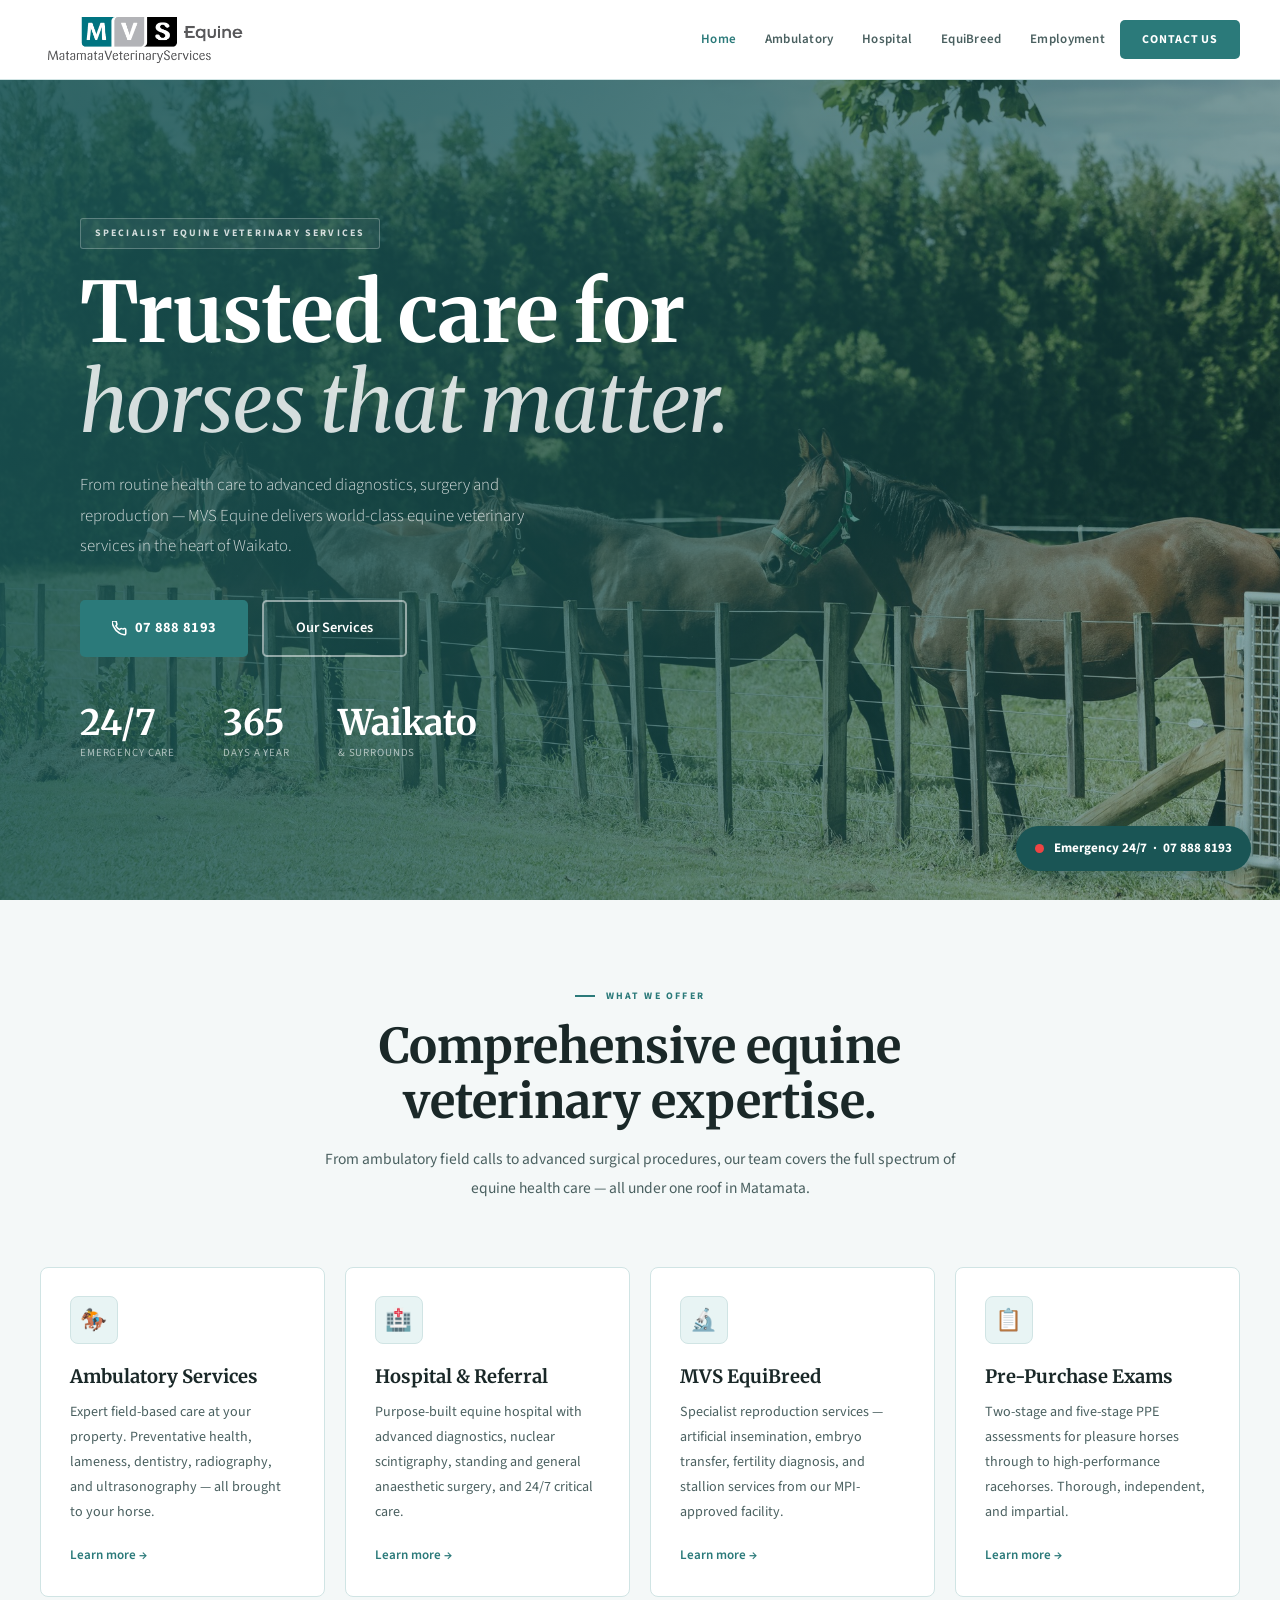
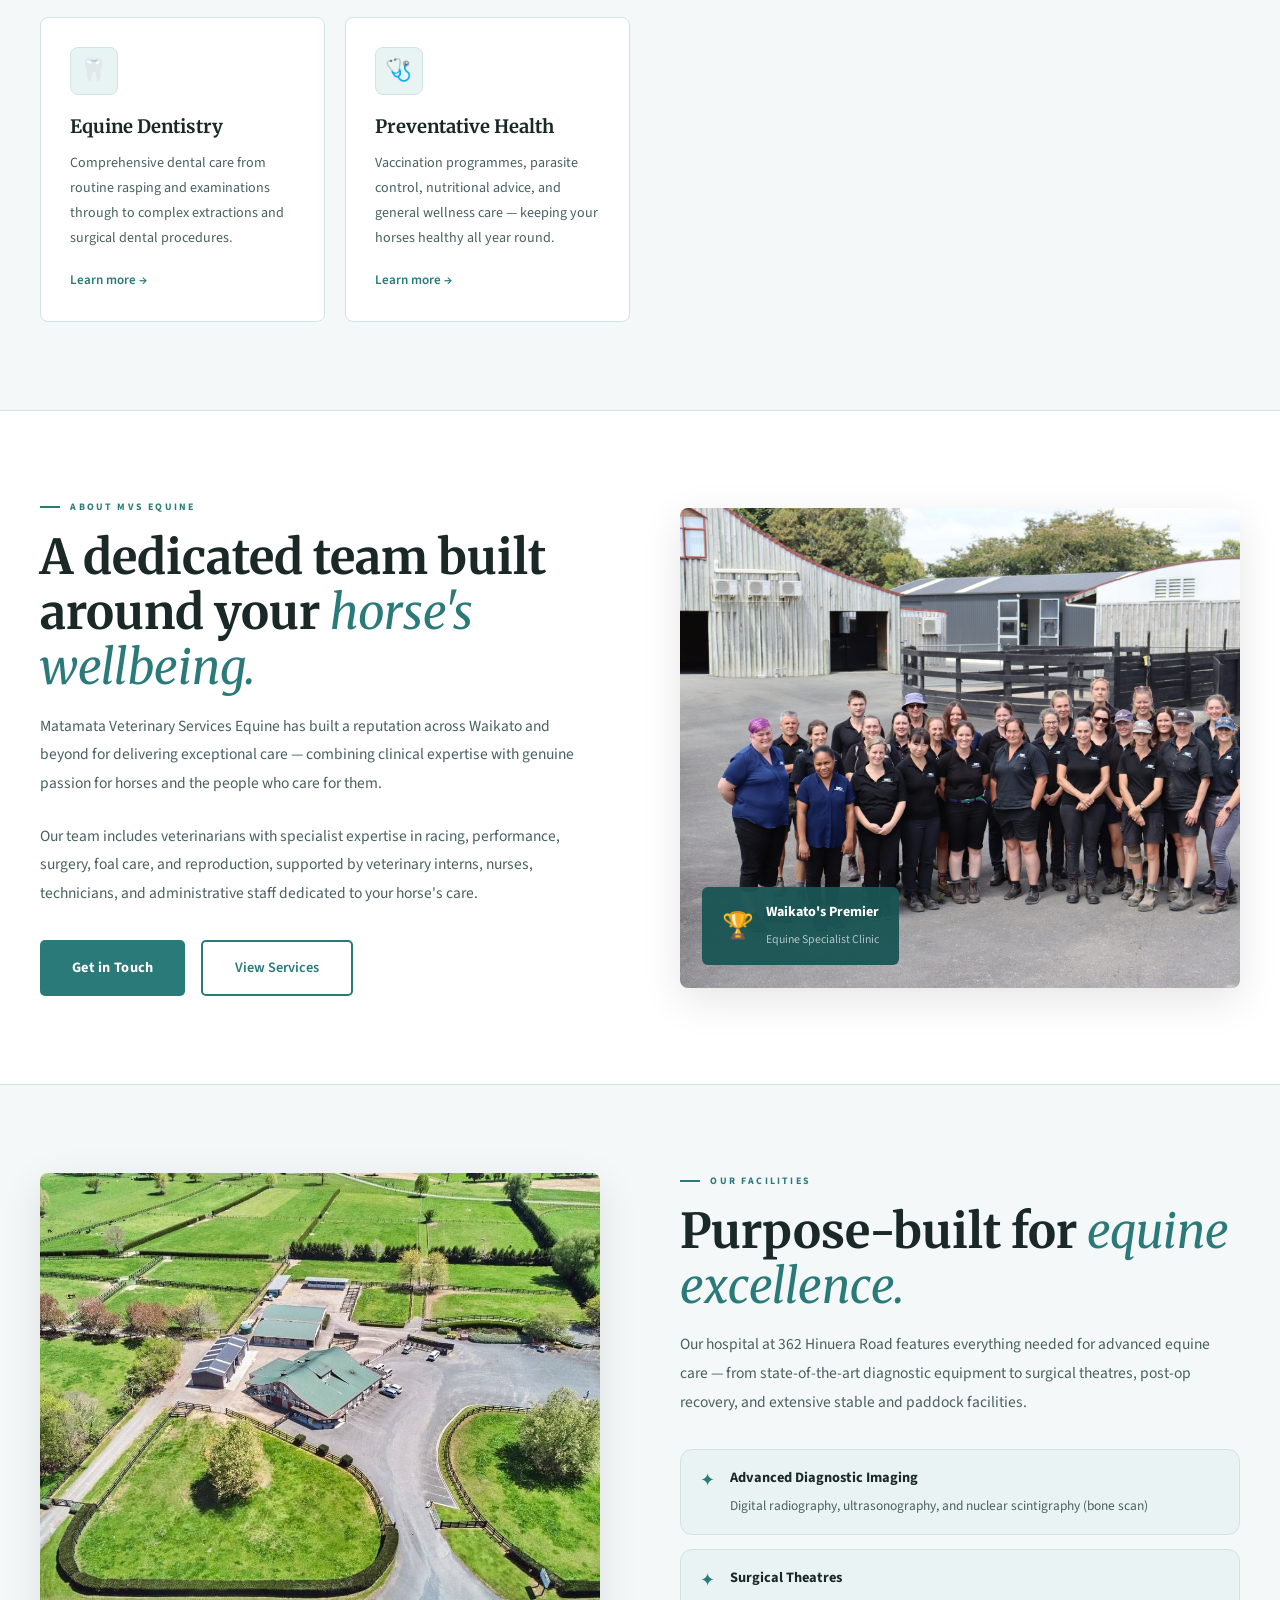
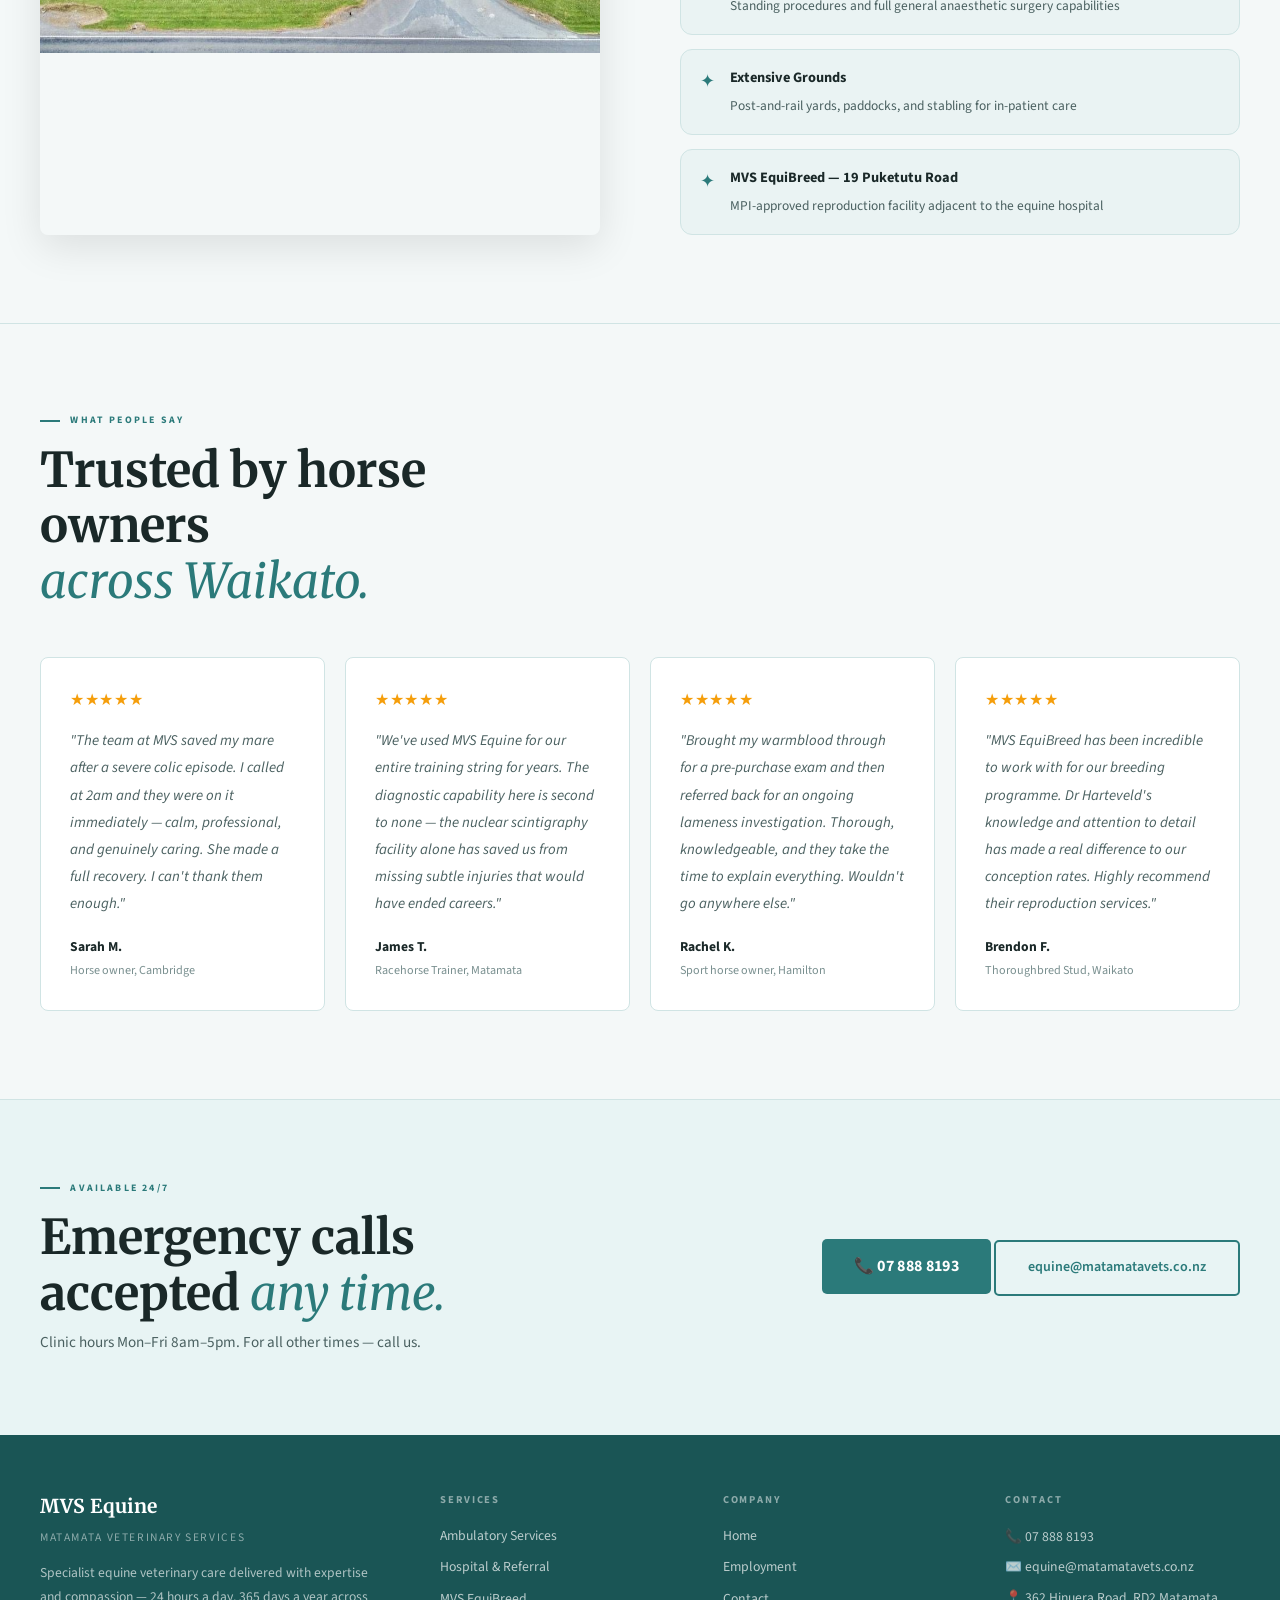
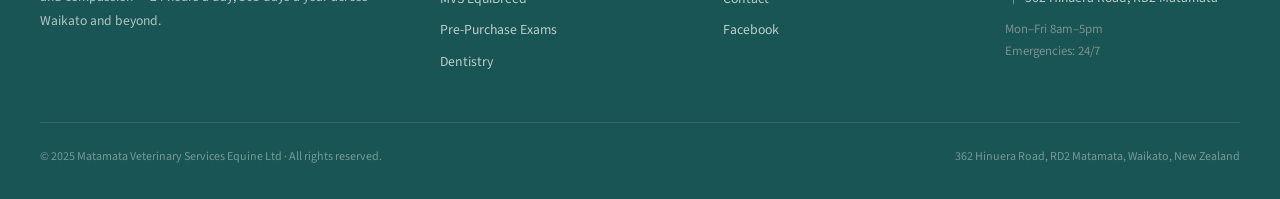
<file: index.html>
<!DOCTYPE html>
<html lang="en">
<head>
<meta charset="UTF-8">
<link rel="icon" type="image/jpeg" href="logo-dark.jpg">
<meta name="viewport" content="width=device-width, initial-scale=1.0">
<title>MVS Equine — Specialist Equine Veterinary Services, Matamata</title>
<meta name="description" content="Specialist equine veterinary care in Matamata, Waikato. Ambulatory services, hospital & referral care, reproduction, surgery and diagnostics. 24/7 emergency. 07 888 8193.">
<link rel="preconnect" href="https://fonts.googleapis.com">
<link rel="preconnect" href="https://fonts.gstatic.com" crossorigin>
<link rel="stylesheet" href="styles.css">
</head>
<body>

<nav id="nav">
  <a href="index.html" class="nav-logo">
    <img src="logo-dark.jpg" alt="MVS Equine" class="nav-logo-img">
  </a>
  <div class="nav-links">
    <a href="index.html" class="active">Home</a>
    <a href="ambulatory.html">Ambulatory</a>
    <a href="hospital.html">Hospital</a>
    <a href="equibreed.html">EquiBreed</a>
    <a href="employment.html">Employment</a>
    <a href="contact.html" class="nav-cta">Contact Us</a>
  </div>
  <div class="hamburger" onclick="toggleMenu()" id="hamburger"><span></span><span></span><span></span></div>
</nav>
<div class="mobile-menu" id="mobileMenu">
  <a href="index.html" onclick="toggleMenu()">Home</a>
  <a href="ambulatory.html" onclick="toggleMenu()">Ambulatory Services</a>
  <a href="hospital.html" onclick="toggleMenu()">Hospital & Referral</a>
  <a href="equibreed.html" onclick="toggleMenu()">MVS EquiBreed</a>
  <a href="employment.html" onclick="toggleMenu()">Employment</a>
  <a href="contact.html" onclick="toggleMenu()">Contact Us</a>
</div>

<!-- HERO -->
<section class="hero">
  <div class="hero-bg" style="background-image:url('horses-hero.jpg')"></div>
  <div class="hero-overlay"></div>
  <div class="hero-overlay2"></div>
  <div class="hero-content">
    <div class="hero-eyebrow">Specialist Equine Veterinary Services</div>
    <h1>Trusted care for<br><em>horses that matter.</em></h1>
    <p class="hero-sub">From routine health care to advanced diagnostics, surgery and reproduction — MVS Equine delivers world-class equine veterinary services in the heart of Waikato.</p>
    <div class="hero-btns">
      <a href="contact.html" class="btn-primary">
        <svg width="15" height="15" viewBox="0 0 24 24" fill="none" stroke="currentColor" stroke-width="2.5" stroke-linecap="round" stroke-linejoin="round"><path d="M22 16.92v3a2 2 0 01-2.18 2 19.79 19.79 0 01-8.63-3.07A19.5 19.5 0 013.07 9.81 19.79 19.79 0 010 1.18 2 2 0 012 0h3a2 2 0 012 1.72 12.84 12.84 0 00.7 2.81 2 2 0 01-.45 2.11L6.09 7.91a16 16 0 006 6l1.27-1.27a2 2 0 012.11-.45 12.84 12.84 0 002.81.7A2 2 0 0122 14z"/></svg>
        07 888 8193
      </a>
      <a href="ambulatory.html" class="btn-ghost">Our Services</a>
    </div>
    <div class="hero-stats">
      <div>
        <div class="stat-num">24/7</div>
        <div class="stat-label">Emergency Care</div>
      </div>
      <div>
        <div class="stat-num">365</div>
        <div class="stat-label">Days a Year</div>
      </div>
      <div>
        <div class="stat-num">Waikato</div>
        <div class="stat-label">& Surrounds</div>
      </div>
    </div>
  </div>
</section>

<!-- SERVICES OVERVIEW -->
<section style="background:var(--bg2)">
  <div class="section-inner">
    <div class="reveal" style="text-align:center;max-width:640px;margin:0 auto 4rem">
      <p class="eyebrow" style="justify-content:center">What We Offer</p>
      <h2>Comprehensive equine<br>veterinary expertise.</h2>
      <p class="section-body" style="max-width:100%;text-align:center;margin:0 auto">From ambulatory field calls to advanced surgical procedures, our team covers the full spectrum of equine health care — all under one roof in Matamata.</p>
    </div>
    <div style="display:grid;grid-template-columns:repeat(auto-fit,minmax(240px,1fr));gap:1.25rem">
      <div class="card reveal">
        <div class="card-icon">🏇</div>
        <div class="card-title">Ambulatory Services</div>
        <p class="card-body">Expert field-based care at your property. Preventative health, lameness, dentistry, radiography, and ultrasonography — all brought to your horse.</p>
        <a href="ambulatory.html" style="display:inline-flex;align-items:center;gap:.4rem;font-size:.82rem;font-weight:600;color:var(--teal);margin-top:1.2rem;transition:gap .2s">Learn more →</a>
      </div>
      <div class="card reveal">
        <div class="card-icon">🏥</div>
        <div class="card-title">Hospital & Referral</div>
        <p class="card-body">Purpose-built equine hospital with advanced diagnostics, nuclear scintigraphy, standing and general anaesthetic surgery, and 24/7 critical care.</p>
        <a href="hospital.html" style="display:inline-flex;align-items:center;gap:.4rem;font-size:.82rem;font-weight:600;color:var(--teal);margin-top:1.2rem">Learn more →</a>
      </div>
      <div class="card reveal">
        <div class="card-icon">🔬</div>
        <div class="card-title">MVS EquiBreed</div>
        <p class="card-body">Specialist reproduction services — artificial insemination, embryo transfer, fertility diagnosis, and stallion services from our MPI-approved facility.</p>
        <a href="equibreed.html" style="display:inline-flex;align-items:center;gap:.4rem;font-size:.82rem;font-weight:600;color:var(--teal);margin-top:1.2rem">Learn more →</a>
      </div>
      <div class="card reveal">
        <div class="card-icon">📋</div>
        <div class="card-title">Pre-Purchase Exams</div>
        <p class="card-body">Two-stage and five-stage PPE assessments for pleasure horses through to high-performance racehorses. Thorough, independent, and impartial.</p>
        <a href="ambulatory.html" style="display:inline-flex;align-items:center;gap:.4rem;font-size:.82rem;font-weight:600;color:var(--teal);margin-top:1.2rem">Learn more →</a>
      </div>
      <div class="card reveal">
        <div class="card-icon">🦷</div>
        <div class="card-title">Equine Dentistry</div>
        <p class="card-body">Comprehensive dental care from routine rasping and examinations through to complex extractions and surgical dental procedures.</p>
        <a href="ambulatory.html" style="display:inline-flex;align-items:center;gap:.4rem;font-size:.82rem;font-weight:600;color:var(--teal);margin-top:1.2rem">Learn more →</a>
      </div>
      <div class="card reveal">
        <div class="card-icon">🩺</div>
        <div class="card-title">Preventative Health</div>
        <p class="card-body">Vaccination programmes, parasite control, nutritional advice, and general wellness care — keeping your horses healthy all year round.</p>
        <a href="ambulatory.html" style="display:inline-flex;align-items:center;gap:.4rem;font-size:.82rem;font-weight:600;color:var(--teal);margin-top:1.2rem">Learn more →</a>
      </div>
    </div>
  </div>
</section>

<hr class="divider">

<!-- ABOUT SPLIT -->
<section>
  <div class="section-inner">
    <div class="split">
      <div class="reveal">
        <p class="eyebrow">About MVS Equine</p>
        <h2>A dedicated team built around your <em>horse's wellbeing.</em></h2>
        <p class="section-body" style="margin-bottom:1.5rem">Matamata Veterinary Services Equine has built a reputation across Waikato and beyond for delivering exceptional care — combining clinical expertise with genuine passion for horses and the people who care for them.</p>
        <p class="section-body" style="margin-bottom:2rem">Our team includes veterinarians with specialist expertise in racing, performance, surgery, foal care, and reproduction, supported by veterinary interns, nurses, technicians, and administrative staff dedicated to your horse's care.</p>
        <div style="display:flex;flex-wrap:wrap;gap:1rem">
          <a href="contact.html" class="btn-primary">Get in Touch</a>
          <a href="ambulatory.html" class="btn-ghost-teal">View Services</a>
        </div>
      </div>
      <div class="split-img reveal">
        <img src="staff.jpg" alt="Equine veterinary care at MVS">
        <div class="split-img-badge">
          <div class="split-badge-icon">🏆</div>
          <div class="split-badge-text">
            <strong>Waikato's Premier</strong>
            <span>Equine Specialist Clinic</span>
          </div>
        </div>
      </div>
    </div>
  </div>
</section>

<hr class="divider">

<!-- FACILITIES -->
<section style="background:var(--bg2)">
  <div class="section-inner">
    <div class="grid-2" style="gap:5rem">
      <div class="split-img reveal">
        <img src="facilities.avif" alt="MVS Equine hospital facilities">
      </div>
      <div class="reveal">
        <p class="eyebrow">Our Facilities</p>
        <h2>Purpose-built for <em>equine excellence.</em></h2>
        <p class="section-body" style="margin-bottom:2rem">Our hospital at 362 Hinuera Road features everything needed for advanced equine care — from state-of-the-art diagnostic equipment to surgical theatres, post-op recovery, and extensive stable and paddock facilities.</p>
        <div style="display:flex;flex-direction:column;gap:.85rem">
          <div style="display:flex;align-items:flex-start;gap:.9rem;padding:1rem 1.2rem;background:var(--bg3);border:1px solid var(--border);border-radius:12px">
            <span style="color:var(--teal);font-size:1.1rem;margin-top:.05rem">✦</span>
            <div>
              <strong style="font-size:.9rem;color:var(--text);display:block;margin-bottom:.15rem">Advanced Diagnostic Imaging</strong>
              <span style="font-size:.84rem;color:var(--body)">Digital radiography, ultrasonography, and nuclear scintigraphy (bone scan)</span>
            </div>
          </div>
          <div style="display:flex;align-items:flex-start;gap:.9rem;padding:1rem 1.2rem;background:var(--bg3);border:1px solid var(--border);border-radius:12px">
            <span style="color:var(--teal);font-size:1.1rem;margin-top:.05rem">✦</span>
            <div>
              <strong style="font-size:.9rem;color:var(--text);display:block;margin-bottom:.15rem">Surgical Theatres</strong>
              <span style="font-size:.84rem;color:var(--body)">Standing procedures and full general anaesthetic surgery capabilities</span>
            </div>
          </div>
          <div style="display:flex;align-items:flex-start;gap:.9rem;padding:1rem 1.2rem;background:var(--bg3);border:1px solid var(--border);border-radius:12px">
            <span style="color:var(--teal);font-size:1.1rem;margin-top:.05rem">✦</span>
            <div>
              <strong style="font-size:.9rem;color:var(--text);display:block;margin-bottom:.15rem">Extensive Grounds</strong>
              <span style="font-size:.84rem;color:var(--body)">Post-and-rail yards, paddocks, and stabling for in-patient care</span>
            </div>
          </div>
          <div style="display:flex;align-items:flex-start;gap:.9rem;padding:1rem 1.2rem;background:var(--bg3);border:1px solid var(--border);border-radius:12px">
            <span style="color:var(--teal);font-size:1.1rem;margin-top:.05rem">✦</span>
            <div>
              <strong style="font-size:.9rem;color:var(--text);display:block;margin-bottom:.15rem">MVS EquiBreed — 19 Puketutu Road</strong>
              <span style="font-size:.84rem;color:var(--body)">MPI-approved reproduction facility adjacent to the equine hospital</span>
            </div>
          </div>
        </div>
      </div>
    </div>
  </div>
</section>

<hr class="divider">

<!-- TESTIMONIALS -->
<section style="background:var(--bg2)">
  <div class="section-inner">
    <div class="reveal" style="max-width:560px;margin-bottom:3rem">
      <p class="eyebrow">What People Say</p>
      <h2>Trusted by horse owners<br><em>across Waikato.</em></h2>
    </div>
    <div style="display:grid;grid-template-columns:repeat(auto-fit,minmax(280px,1fr));gap:1.25rem">
      <div class="review-card reveal">
        <div class="review-stars">★★★★★</div>
        <p class="review-text">"The team at MVS saved my mare after a severe colic episode. I called at 2am and they were on it immediately — calm, professional, and genuinely caring. She made a full recovery. I can't thank them enough."</p>
        <div class="review-author">Sarah M.</div>
        <div class="review-role">Horse owner, Cambridge</div>
      </div>
      <div class="review-card reveal">
        <div class="review-stars">★★★★★</div>
        <p class="review-text">"We've used MVS Equine for our entire training string for years. The diagnostic capability here is second to none — the nuclear scintigraphy facility alone has saved us from missing subtle injuries that would have ended careers."</p>
        <div class="review-author">James T.</div>
        <div class="review-role">Racehorse Trainer, Matamata</div>
      </div>
      <div class="review-card reveal">
        <div class="review-stars">★★★★★</div>
        <p class="review-text">"Brought my warmblood through for a pre-purchase exam and then referred back for an ongoing lameness investigation. Thorough, knowledgeable, and they take the time to explain everything. Wouldn't go anywhere else."</p>
        <div class="review-author">Rachel K.</div>
        <div class="review-role">Sport horse owner, Hamilton</div>
      </div>
      <div class="review-card reveal">
        <div class="review-stars">★★★★★</div>
        <p class="review-text">"MVS EquiBreed has been incredible to work with for our breeding programme. Dr Harteveld's knowledge and attention to detail has made a real difference to our conception rates. Highly recommend their reproduction services."</p>
        <div class="review-author">Brendon F.</div>
        <div class="review-role">Thoroughbred Stud, Waikato</div>
      </div>
    </div>
  </div>
</section>

<hr class="divider">

<!-- CTA BAND -->
<section style="padding:5rem 2.5rem;background:var(--tealXlt)">
  <div class="section-inner cta-grid">
    <div class="reveal">
      <p class="eyebrow">Available 24/7</p>
      <h2 style="margin-bottom:.6rem">Emergency calls<br>accepted <em>any time.</em></h2>
      <p style="font-size:.95rem;color:var(--body)">Clinic hours Mon–Fri 8am–5pm. For all other times — call us.</p>
    </div>
    <div class="reveal" class="cta-btns">
      <a href="tel:0788881 93" class="btn-primary" style="justify-content:center;font-size:1rem">📞 07 888 8193</a>
      <a href="mailto:equine@matamatavets.co.nz" class="btn-ghost-teal" style="justify-content:center;font-size:.88rem">equine@matamatavets.co.nz</a>
    </div>
  </div>
</section>

<!-- FOOTER -->
<footer>
  <div class="footer-inner">
    <div class="footer-top">
      <div>
        <div class="footer-brand-name">MVS Equine</div>
        <div class="footer-brand-sub">Matamata Veterinary Services</div>
        <p class="footer-brand-desc">Specialist equine veterinary care delivered with expertise and compassion — 24 hours a day, 365 days a year across Waikato and beyond.</p>
      </div>
      <div class="footer-col">
        <div class="footer-col-title">Services</div>
        <a href="ambulatory.html">Ambulatory Services</a>
        <a href="hospital.html">Hospital & Referral</a>
        <a href="equibreed.html">MVS EquiBreed</a>
        <a href="ambulatory.html">Pre-Purchase Exams</a>
        <a href="ambulatory.html">Dentistry</a>
      </div>
      <div class="footer-col">
        <div class="footer-col-title">Company</div>
        <a href="index.html">Home</a>
        <a href="employment.html">Employment</a>
        <a href="contact.html">Contact</a>
        <a href="https://facebook.com/mvs.equine" target="_blank">Facebook</a>
      </div>
      <div class="footer-col">
        <div class="footer-col-title">Contact</div>
        <p>📞 <a href="tel:078888193">07 888 8193</a></p>
        <p>✉️ <a href="mailto:equine@matamatavets.co.nz">equine@matamatavets.co.nz</a></p>
        <p>📍 362 Hinuera Road, RD2 Matamata</p>
        <p style="margin-top:.5rem;font-size:.8rem;color:var(--dim)">Mon–Fri 8am–5pm<br>Emergencies: 24/7</p>
      </div>
    </div>
    <div class="footer-bottom">
      <span class="footer-copy">© 2025 Matamata Veterinary Services Equine Ltd · All rights reserved.</span>
      <span class="footer-copy">362 Hinuera Road, RD2 Matamata, Waikato, New Zealand</span>
    </div>
  </div>
</footer>

<script>
window.addEventListener('scroll',()=>{document.getElementById('nav').classList.toggle('scrolled',window.scrollY>30)},{passive:true});
function toggleMenu(){document.getElementById('mobileMenu').classList.toggle('open')}
const obs=new IntersectionObserver(e=>{e.forEach((el,i)=>{if(el.isIntersecting){setTimeout(()=>el.target.classList.add('visible'),i*80);obs.unobserve(el.target)}})},{threshold:.1,rootMargin:'0px 0px -40px 0px'});
document.querySelectorAll('.reveal').forEach(el=>obs.observe(el));
</script>

<div class="emergency-float">
  <a href="tel:078888193"><span class="pulse-dot"></span>Emergency 24/7 &nbsp;·&nbsp; 07 888 8193</a>
</div>
</body>
</html>
</file>
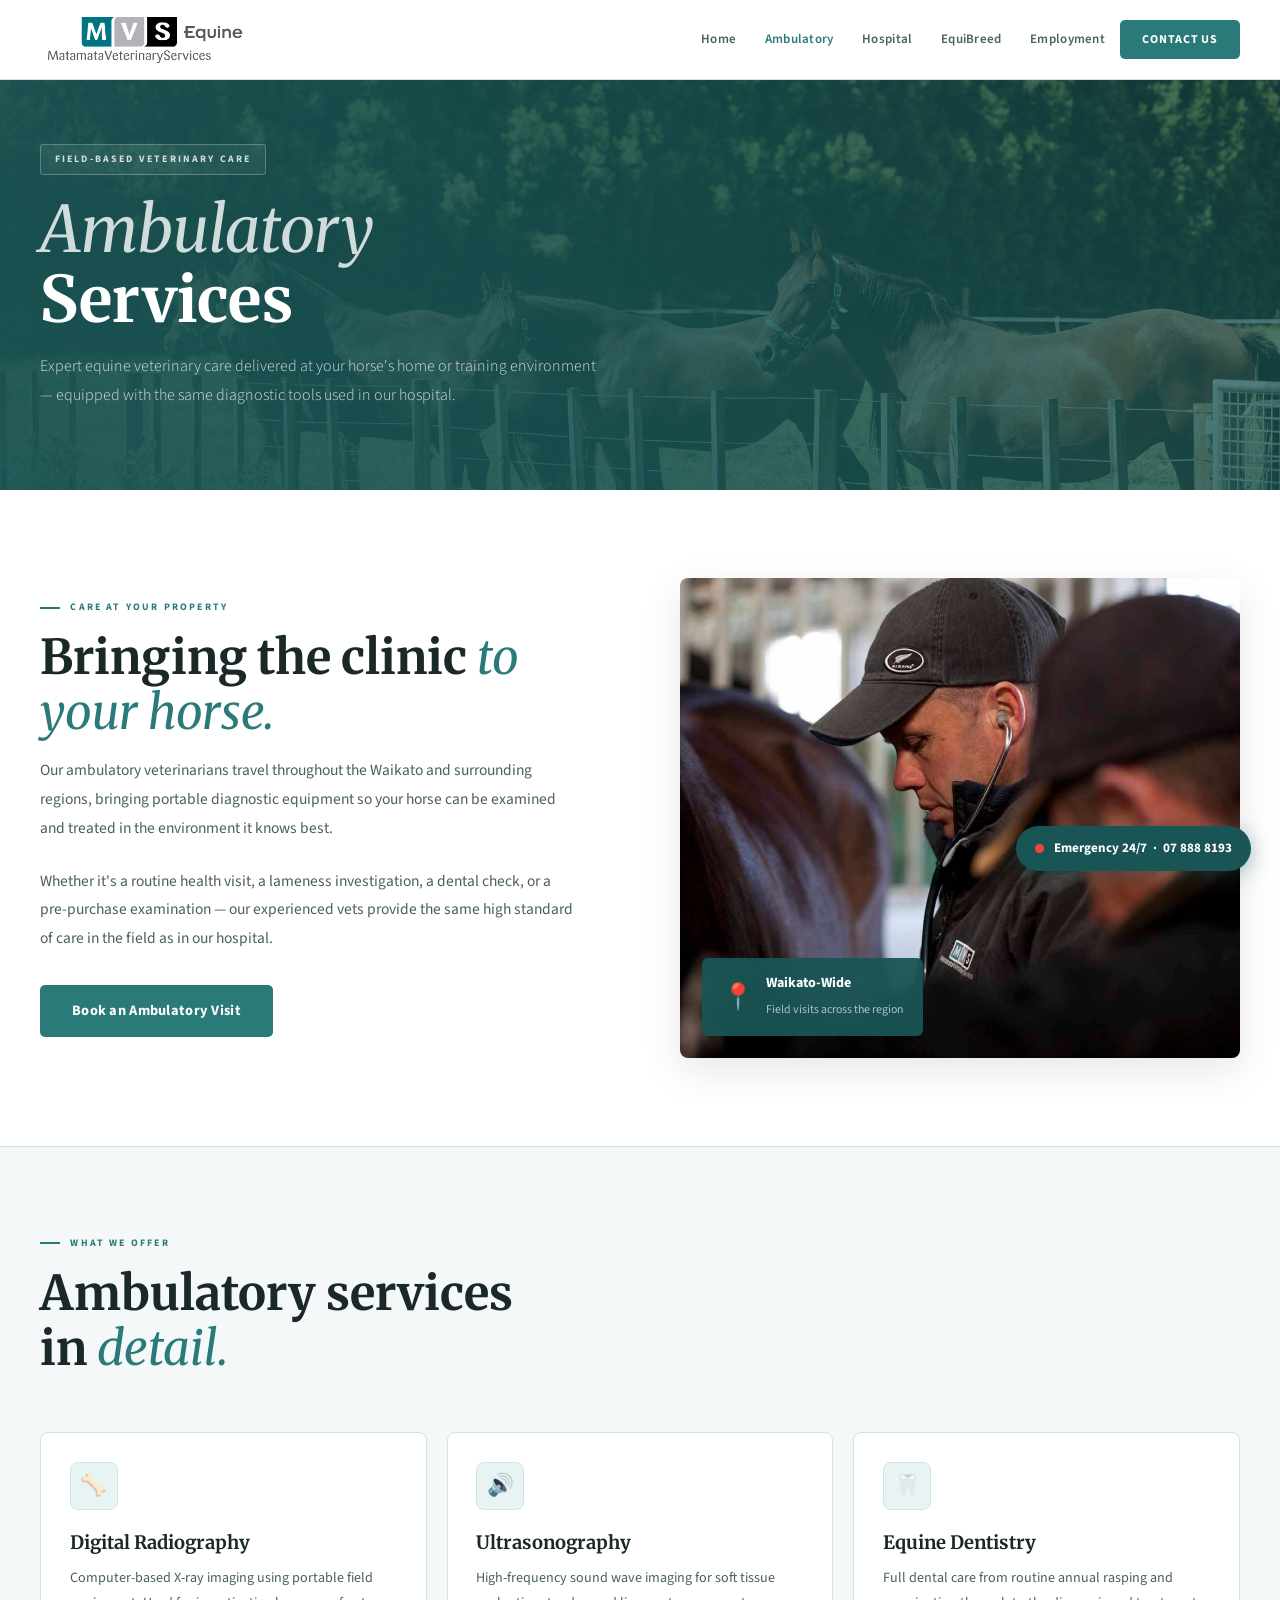
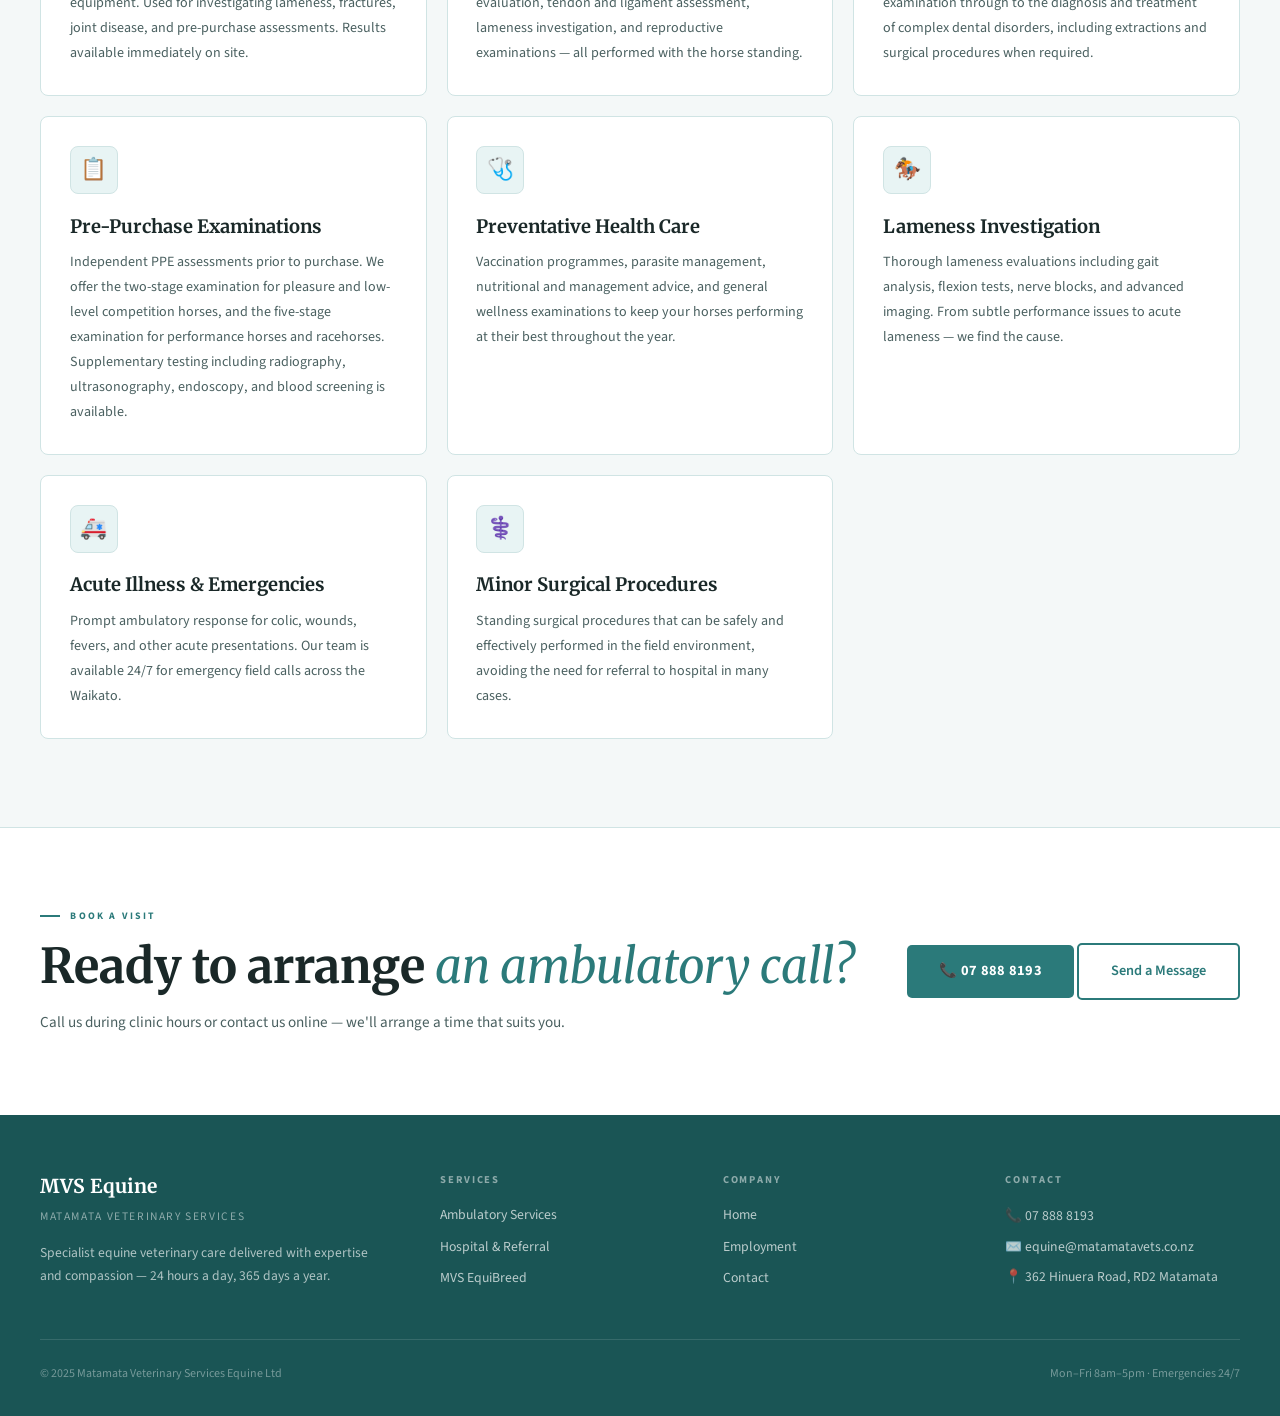
<file: ambulatory.html>
<!DOCTYPE html>
<html lang="en">
<head>
<meta charset="UTF-8">
<link rel="icon" type="image/jpeg" href="logo-dark.jpg">
<meta name="viewport" content="width=device-width, initial-scale=1.0">
<title>Ambulatory Services — MVS Equine</title>
<meta name="description" content="Expert equine ambulatory veterinary services across Waikato. Field-based care including diagnostics, dentistry, lameness, PPE and preventative health. 07 888 8193.">
<link rel="preconnect" href="https://fonts.googleapis.com">
<link rel="preconnect" href="https://fonts.gstatic.com" crossorigin>
<link rel="stylesheet" href="styles.css">
</head>
<body>

<nav id="nav">
  <a href="index.html" class="nav-logo">
    <img src="logo-dark.jpg" alt="MVS Equine" class="nav-logo-img">
  </a>
  <div class="nav-links">
    <a href="index.html">Home</a>
    <a href="ambulatory.html" class="active">Ambulatory</a>
    <a href="hospital.html">Hospital</a>
    <a href="equibreed.html">EquiBreed</a>
    <a href="employment.html">Employment</a>
    <a href="contact.html" class="nav-cta">Contact Us</a>
  </div>
  <div class="hamburger" onclick="toggleMenu()" id="hamburger"><span></span><span></span><span></span></div>
</nav>
<div class="mobile-menu" id="mobileMenu">
  <a href="index.html" onclick="toggleMenu()">Home</a>
  <a href="ambulatory.html" onclick="toggleMenu()">Ambulatory Services</a>
  <a href="hospital.html" onclick="toggleMenu()">Hospital & Referral</a>
  <a href="equibreed.html" onclick="toggleMenu()">MVS EquiBreed</a>
  <a href="employment.html" onclick="toggleMenu()">Employment</a>
  <a href="contact.html" onclick="toggleMenu()">Contact Us</a>
</div>

<!-- PAGE HERO -->
<div class="page-hero">
  <div class="page-hero-bg" style="background-image:url('horses-hero.jpg')"></div>
  <div class="page-hero-overlay"></div>
  <div class="page-hero-overlay2"></div>
  <div class="page-hero-content">
    <div class="hero-eyebrow">Field-Based Veterinary Care</div>
    <h1><em>Ambulatory</em><br>Services</h1>
    <p>Expert equine veterinary care delivered at your horse's home or training environment — equipped with the same diagnostic tools used in our hospital.</p>
  </div>
</div>

<!-- INTRO -->
<section>
  <div class="section-inner">
    <div class="split">
      <div class="reveal">
        <p class="eyebrow">Care at Your Property</p>
        <h2>Bringing the clinic <em>to your horse.</em></h2>
        <p class="section-body" style="margin-bottom:1.5rem">Our ambulatory veterinarians travel throughout the Waikato and surrounding regions, bringing portable diagnostic equipment so your horse can be examined and treated in the environment it knows best.</p>
        <p class="section-body" style="margin-bottom:2rem">Whether it's a routine health visit, a lameness investigation, a dental check, or a pre-purchase examination — our experienced vets provide the same high standard of care in the field as in our hospital.</p>
        <a href="contact.html" class="btn-primary">Book an Ambulatory Visit</a>
      </div>
      <div class="split-img reveal">
        <img src="vet-ambulatory.jpg" alt="MVS Equine ambulatory vet visit">
        <div class="split-img-badge">
          <div class="split-badge-icon">📍</div>
          <div class="split-badge-text">
            <strong>Waikato-Wide</strong>
            <span>Field visits across the region</span>
          </div>
        </div>
      </div>
    </div>
  </div>
</section>

<hr class="divider">

<!-- SERVICES -->
<section style="background:var(--bg2)">
  <div class="section-inner">
    <div class="reveal" style="max-width:640px;margin-bottom:3.5rem">
      <p class="eyebrow">What We Offer</p>
      <h2>Ambulatory services<br>in <em>detail.</em></h2>
    </div>
    <div style="display:grid;grid-template-columns:repeat(auto-fit,minmax(300px,1fr));gap:1.25rem">
      <div class="card reveal">
        <div class="card-icon">🦴</div>
        <div class="card-title">Digital Radiography</div>
        <p class="card-body">Computer-based X-ray imaging using portable field equipment. Used for investigating lameness, fractures, joint disease, and pre-purchase assessments. Results available immediately on site.</p>
      </div>
      <div class="card reveal">
        <div class="card-icon">🔊</div>
        <div class="card-title">Ultrasonography</div>
        <p class="card-body">High-frequency sound wave imaging for soft tissue evaluation, tendon and ligament assessment, lameness investigation, and reproductive examinations — all performed with the horse standing.</p>
      </div>
      <div class="card reveal">
        <div class="card-icon">🦷</div>
        <div class="card-title">Equine Dentistry</div>
        <p class="card-body">Full dental care from routine annual rasping and examination through to the diagnosis and treatment of complex dental disorders, including extractions and surgical procedures when required.</p>
      </div>
      <div class="card reveal">
        <div class="card-icon">📋</div>
        <div class="card-title">Pre-Purchase Examinations</div>
        <p class="card-body">Independent PPE assessments prior to purchase. We offer the two-stage examination for pleasure and low-level competition horses, and the five-stage examination for performance horses and racehorses. Supplementary testing including radiography, ultrasonography, endoscopy, and blood screening is available.</p>
      </div>
      <div class="card reveal">
        <div class="card-icon">🩺</div>
        <div class="card-title">Preventative Health Care</div>
        <p class="card-body">Vaccination programmes, parasite management, nutritional and management advice, and general wellness examinations to keep your horses performing at their best throughout the year.</p>
      </div>
      <div class="card reveal">
        <div class="card-icon">🏇</div>
        <div class="card-title">Lameness Investigation</div>
        <p class="card-body">Thorough lameness evaluations including gait analysis, flexion tests, nerve blocks, and advanced imaging. From subtle performance issues to acute lameness — we find the cause.</p>
      </div>
      <div class="card reveal">
        <div class="card-icon">🚑</div>
        <div class="card-title">Acute Illness & Emergencies</div>
        <p class="card-body">Prompt ambulatory response for colic, wounds, fevers, and other acute presentations. Our team is available 24/7 for emergency field calls across the Waikato.</p>
      </div>
      <div class="card reveal">
        <div class="card-icon">⚕️</div>
        <div class="card-title">Minor Surgical Procedures</div>
        <p class="card-body">Standing surgical procedures that can be safely and effectively performed in the field environment, avoiding the need for referral to hospital in many cases.</p>
      </div>
    </div>
  </div>
</section>

<hr class="divider">

<!-- CTA -->
<section style="padding:5rem 2.5rem">
  <div class="section-inner cta-grid">
    <div class="reveal">
      <p class="eyebrow">Book a Visit</p>
      <h2>Ready to arrange <em>an ambulatory call?</em></h2>
      <p style="font-size:.95rem;color:var(--body);margin-top:.5rem">Call us during clinic hours or contact us online — we'll arrange a time that suits you.</p>
    </div>
    <div class="reveal" class="cta-btns">
      <a href="tel:078888193" class="btn-primary" style="justify-content:center">📞 07 888 8193</a>
      <a href="contact.html" class="btn-ghost-teal" style="justify-content:center">Send a Message</a>
    </div>
  </div>
</section>

<footer>
  <div class="footer-inner">
    <div class="footer-top">
      <div>
        <div class="footer-brand-name">MVS Equine</div>
        <div class="footer-brand-sub">Matamata Veterinary Services</div>
        <p class="footer-brand-desc">Specialist equine veterinary care delivered with expertise and compassion — 24 hours a day, 365 days a year.</p>
      </div>
      <div class="footer-col">
        <div class="footer-col-title">Services</div>
        <a href="ambulatory.html">Ambulatory Services</a>
        <a href="hospital.html">Hospital & Referral</a>
        <a href="equibreed.html">MVS EquiBreed</a>
      </div>
      <div class="footer-col">
        <div class="footer-col-title">Company</div>
        <a href="index.html">Home</a>
        <a href="employment.html">Employment</a>
        <a href="contact.html">Contact</a>
      </div>
      <div class="footer-col">
        <div class="footer-col-title">Contact</div>
        <p>📞 <a href="tel:078888193">07 888 8193</a></p>
        <p>✉️ <a href="mailto:equine@matamatavets.co.nz">equine@matamatavets.co.nz</a></p>
        <p>📍 362 Hinuera Road, RD2 Matamata</p>
      </div>
    </div>
    <div class="footer-bottom">
      <span class="footer-copy">© 2025 Matamata Veterinary Services Equine Ltd</span>
      <span class="footer-copy">Mon–Fri 8am–5pm · Emergencies 24/7</span>
    </div>
  </div>
</footer>

<script>
window.addEventListener('scroll',()=>{document.getElementById('nav').classList.toggle('scrolled',window.scrollY>30)},{passive:true});
function toggleMenu(){document.getElementById('mobileMenu').classList.toggle('open')}
const obs=new IntersectionObserver(e=>{e.forEach((el,i)=>{if(el.isIntersecting){setTimeout(()=>el.target.classList.add('visible'),i*80);obs.unobserve(el.target)}})},{threshold:.1,rootMargin:'0px 0px -40px 0px'});
document.querySelectorAll('.reveal').forEach(el=>obs.observe(el));
</script>

<div class="emergency-float">
  <a href="tel:078888193"><span class="pulse-dot"></span>Emergency 24/7 &nbsp;·&nbsp; 07 888 8193</a>
</div>
</body>
</html>
</file>
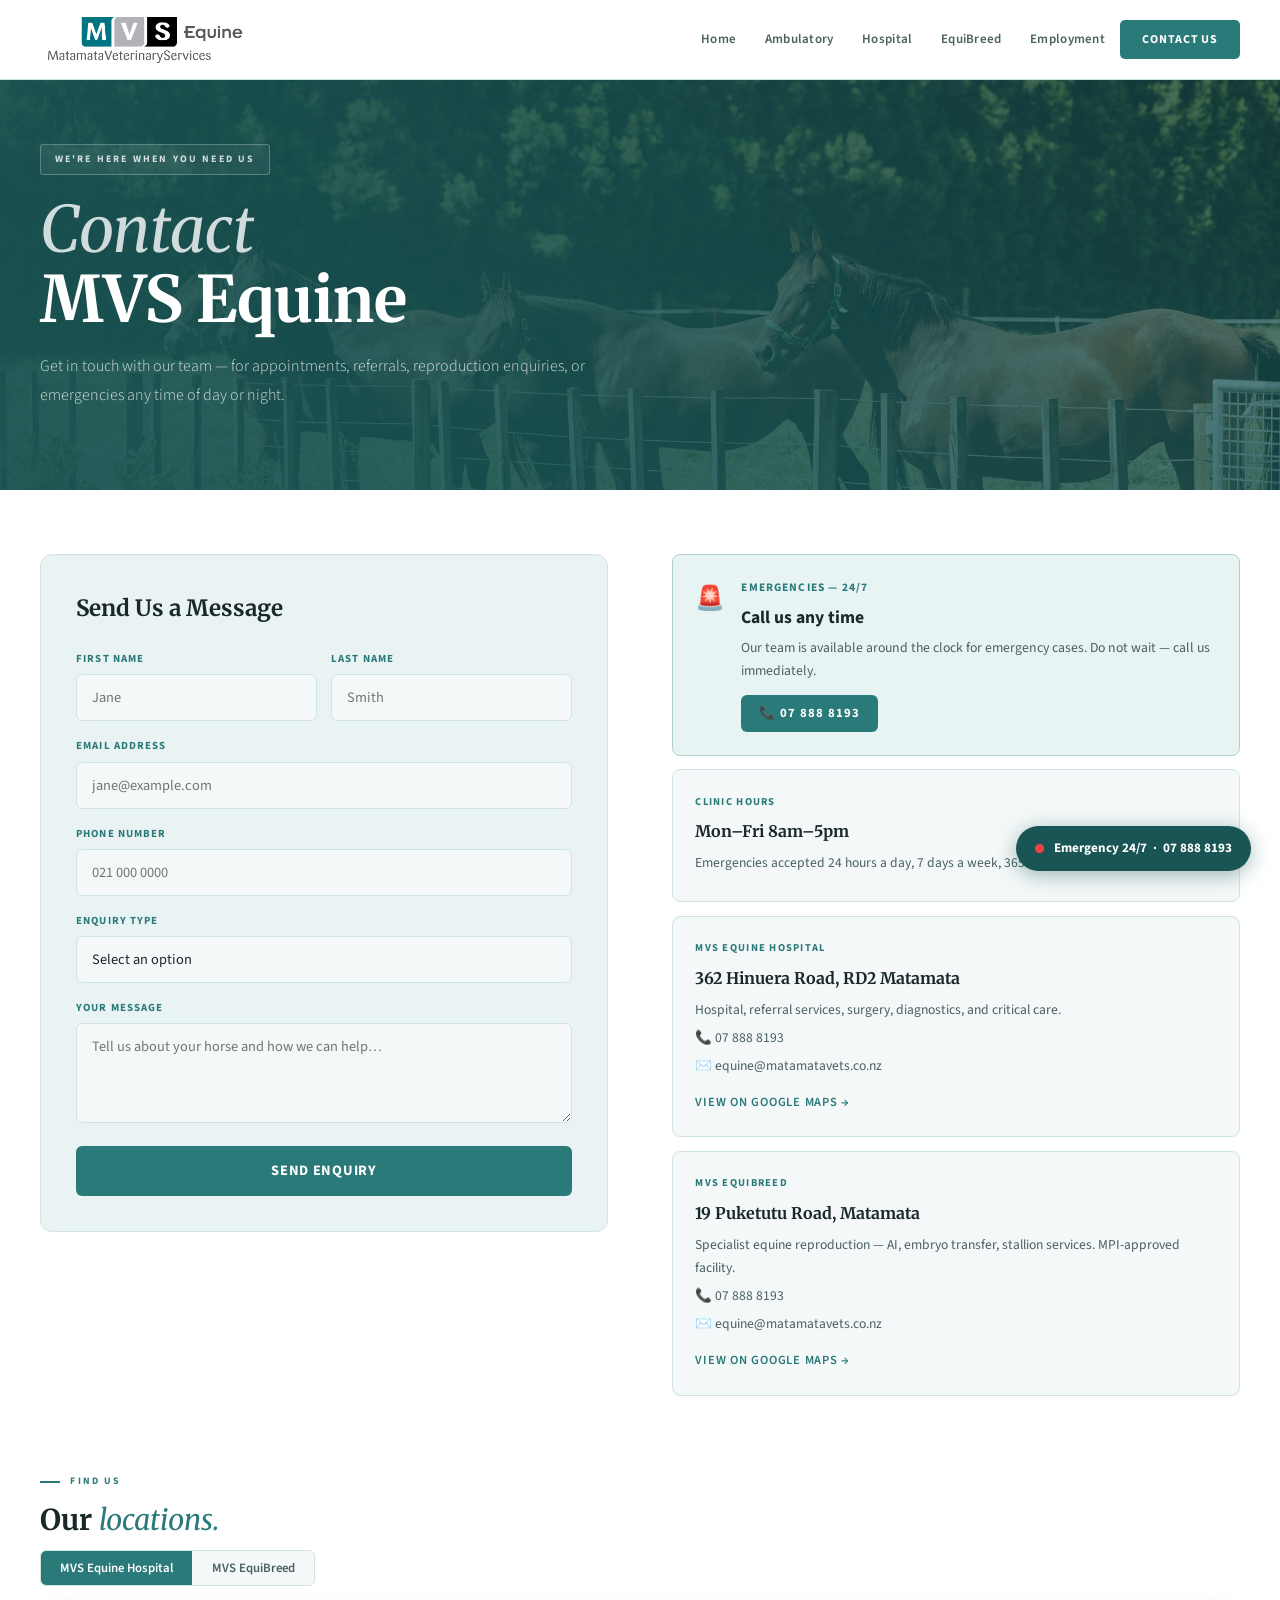
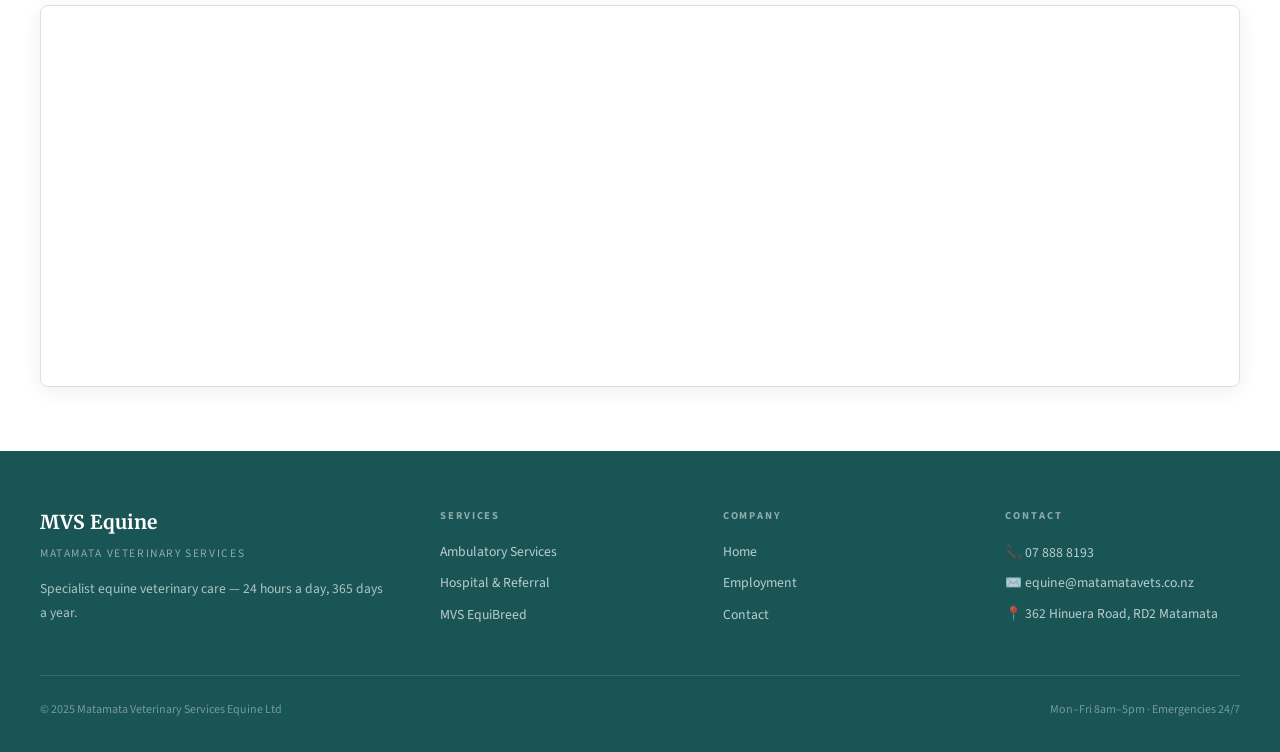
<file: contact.html>
<!DOCTYPE html>
<html lang="en">
<head>
<meta charset="UTF-8">
<link rel="icon" type="image/jpeg" href="logo-dark.jpg">
<meta name="viewport" content="width=device-width, initial-scale=1.0">
<title>Contact Us — MVS Equine</title>
<meta name="description" content="Contact MVS Equine — Matamata Veterinary Services. Phone 07 888 8193. Emergency care 24/7. 362 Hinuera Road, Matamata.">
<link rel="preconnect" href="https://fonts.googleapis.com">
<link rel="preconnect" href="https://fonts.gstatic.com" crossorigin>
<link rel="stylesheet" href="styles.css">
<style>
.contact-grid{display:grid;grid-template-columns:1fr 1fr;gap:4rem;align-items:start}
.contact-form-wrap{background:var(--bg3);border:1px solid var(--border);border-radius:12px;padding:2.2rem}
.contact-form-wrap h3{font-family:'Merriweather',serif;font-size:1.4rem;font-weight:700;color:var(--text);margin:0 0 1.4rem}
.cf-field{display:flex;flex-direction:column;gap:.4rem;margin-bottom:1rem}
.cf-field label{font-size:.68rem;font-weight:700;letter-spacing:.1em;text-transform:uppercase;color:var(--teal)}
.cf-field input,.cf-field select,.cf-field textarea{background:var(--bg2);border:1px solid var(--border);border-radius:6px;padding:.75rem .9rem;font-size:.9rem;color:var(--text);font-family:'Source Sans 3',sans-serif;outline:none;transition:border-color .2s;width:100%}
.cf-field input:focus,.cf-field select:focus,.cf-field textarea:focus{border-color:var(--teal)}
.cf-field select{appearance:none;cursor:pointer}
.cf-field textarea{resize:vertical;min-height:100px}
.cf-row{display:grid;grid-template-columns:1fr 1fr;gap:.9rem}
.cf-submit{width:100%;padding:.9rem;background:var(--teal);border:none;border-radius:6px;font-family:'Source Sans 3',sans-serif;font-size:.9rem;font-weight:700;color:var(--white);cursor:pointer;letter-spacing:.05em;text-transform:uppercase;transition:background .2s,transform .15s;margin-top:.4rem}
.cf-submit:hover{background:var(--tealDk);transform:translateY(-1px)}
.info-block{background:var(--bg2);border:1px solid var(--border);border-radius:8px;padding:1.4rem;margin-bottom:.85rem}
.info-block-label{font-size:.66rem;font-weight:700;letter-spacing:.12em;text-transform:uppercase;color:var(--teal);margin-bottom:.5rem}
.info-block-title{font-family:'Merriweather',serif;font-size:1rem;font-weight:700;color:var(--text);margin-bottom:.4rem}
.info-block p{font-size:.85rem;color:var(--body);line-height:1.72;margin:0 0 .3rem}
.info-block a{color:var(--body);text-decoration:none;transition:color .2s}
.info-block a:hover{color:var(--teal)}
.emergency-banner{background:var(--tealXlt);border:1px solid var(--borderH);border-radius:8px;padding:1.4rem;margin-bottom:.85rem;display:flex;gap:1rem;align-items:flex-start}
.emergency-icon{font-size:1.5rem;flex-shrink:0;margin-top:.1rem}
.success-msg{display:none;background:var(--tealXlt);border:1px solid var(--borderH);border-radius:6px;padding:1.1rem;text-align:center;font-size:.88rem;color:var(--teal);margin-top:1rem}
@media(max-width:768px){.contact-grid{grid-template-columns:1fr}.cf-row{grid-template-columns:1fr}}
@media(max-width:480px){.contact-form-wrap{padding:1.4rem}}
.contact-section{padding:4rem 2.5rem}
.map-section{padding:0 2.5rem 4rem}
@media(max-width:680px){.contact-section{padding:2.5rem 1.25rem}.map-section{padding:0 1.25rem 2.5rem}}
</style>
</head>
<body>

<nav id="nav">
  <a href="index.html" class="nav-logo">
    <img src="logo-dark.jpg" alt="MVS Equine" class="nav-logo-img">
  </a>
  <div class="nav-links">
    <a href="index.html">Home</a>
    <a href="ambulatory.html">Ambulatory</a>
    <a href="hospital.html">Hospital</a>
    <a href="equibreed.html">EquiBreed</a>
    <a href="employment.html">Employment</a>
    <a href="contact.html" class="nav-cta active">Contact Us</a>
  </div>
  <div class="hamburger" onclick="toggleMenu()" id="hamburger"><span></span><span></span><span></span></div>
</nav>
<div class="mobile-menu" id="mobileMenu">
  <a href="index.html" onclick="toggleMenu()">Home</a>
  <a href="ambulatory.html" onclick="toggleMenu()">Ambulatory Services</a>
  <a href="hospital.html" onclick="toggleMenu()">Hospital & Referral</a>
  <a href="equibreed.html" onclick="toggleMenu()">MVS EquiBreed</a>
  <a href="employment.html" onclick="toggleMenu()">Employment</a>
  <a href="contact.html" onclick="toggleMenu()">Contact Us</a>
</div>

<div class="page-hero" style="min-height:50vh">
  <div class="page-hero-bg" style="background-image:url('horses-hero.jpg')"></div>
  <div class="page-hero-overlay"></div>
  <div class="page-hero-overlay2"></div>
  <div class="page-hero-content">
    <div class="hero-eyebrow">We're Here When You Need Us</div>
    <h1><em>Contact</em><br>MVS Equine</h1>
    <p>Get in touch with our team — for appointments, referrals, reproduction enquiries, or emergencies any time of day or night.</p>
  </div>
</div>

<section class="contact-section">
  <div class="section-inner">
    <div class="contact-grid">

      <!-- LEFT: Contact Form -->
      <div class="reveal">
        <div class="contact-form-wrap">
          <h3>Send Us a Message</h3>
          <form action="https://api.staticforms.xyz/submit" method="post" id="contactForm">
            <input type="hidden" name="apiKey" value="sf_768da8d33927e7f4f241d0a6">
            <input type="hidden" name="replyTo" value="@">
            <div class="cf-row">
              <div class="cf-field">
                <label for="firstName">First Name</label>
                <input type="text" id="firstName" name="firstName" placeholder="Jane" required>
              </div>
              <div class="cf-field">
                <label for="lastName">Last Name</label>
                <input type="text" id="lastName" name="lastName" placeholder="Smith" required>
              </div>
            </div>
            <div class="cf-field">
              <label for="email">Email Address</label>
              <input type="email" id="email" name="email" placeholder="jane@example.com" required>
            </div>
            <div class="cf-field">
              <label for="phone">Phone Number</label>
              <input type="tel" id="phone" name="phone" placeholder="021 000 0000">
            </div>
            <div class="cf-field">
              <label for="service">Enquiry Type</label>
              <select id="service" name="service" required>
                <option value="" disabled selected>Select an option</option>
                <option value="Ambulatory Visit">Book an Ambulatory Visit</option>
                <option value="Hospital Referral">Hospital Referral</option>
                <option value="Emergency">Emergency / Urgent Care</option>
                <option value="EquiBreed - AI">EquiBreed — Artificial Insemination</option>
                <option value="EquiBreed - Embryo Transfer">EquiBreed — Embryo Transfer</option>
                <option value="EquiBreed - Stallion Services">EquiBreed — Stallion Services</option>
                <option value="EquiBreed - Fertility">EquiBreed — Fertility Diagnosis</option>
                <option value="Pre-Purchase Examination">Pre-Purchase Examination</option>
                <option value="Employment">Employment / Internship</option>
                <option value="General Enquiry">General Enquiry</option>
              </select>
            </div>
            <div class="cf-field">
              <label for="message">Your Message</label>
              <textarea id="message" name="message" placeholder="Tell us about your horse and how we can help…" required></textarea>
            </div>
            <button type="submit" class="cf-submit">Send Enquiry</button>
            <div class="success-msg" id="successMsg">Thank you — your message has been sent. We'll be in touch shortly.</div>
          </form>
        </div>
      </div>

      <!-- RIGHT: Contact Info -->
      <div class="reveal">

        <div class="emergency-banner">
          <div class="emergency-icon">🚨</div>
          <div>
            <div style="font-size:.72rem;font-weight:700;letter-spacing:.1em;text-transform:uppercase;color:var(--teal);margin-bottom:.4rem">Emergencies — 24/7</div>
            <div style="font-size:1.1rem;font-weight:700;color:var(--text);margin-bottom:.3rem">Call us any time</div>
            <p style="font-size:.86rem;color:var(--body);margin:0">Our team is available around the clock for emergency cases. Do not wait — call us immediately.</p>
            <a href="tel:078888193" style="display:inline-block;margin-top:.8rem;background:var(--teal);color:var(--white);font-size:.8rem;font-weight:700;letter-spacing:.08em;text-transform:uppercase;padding:.5rem 1.1rem;border-radius:6px;text-decoration:none">📞 07 888 8193</a>
          </div>
        </div>

        <div class="info-block">
          <div class="info-block-label">Clinic Hours</div>
          <div class="info-block-title">Mon–Fri 8am–5pm</div>
          <p>Emergencies accepted 24 hours a day, 7 days a week, 365 days a year.</p>
        </div>

        <div class="info-block">
          <div class="info-block-label">MVS Equine Hospital</div>
          <div class="info-block-title">362 Hinuera Road, RD2 Matamata</div>
          <p>Hospital, referral services, surgery, diagnostics, and critical care.</p>
          <p>📞 <a href="tel:078888193">07 888 8193</a></p>
          <p>✉️ <a href="mailto:equine@matamatavets.co.nz">equine@matamatavets.co.nz</a></p>
          <a href="https://maps.google.com/?q=362+Hinuera+Road+Matamata" target="_blank" rel="noopener" style="display:inline-flex;align-items:center;gap:.4rem;margin-top:.6rem;font-size:.78rem;font-weight:600;letter-spacing:.06em;text-transform:uppercase;color:var(--teal)">View on Google Maps →</a>
        </div>

        <div class="info-block">
          <div class="info-block-label">MVS EquiBreed</div>
          <div class="info-block-title">19 Puketutu Road, Matamata</div>
          <p>Specialist equine reproduction — AI, embryo transfer, stallion services. MPI-approved facility.</p>
          <p>📞 <a href="tel:078888193">07 888 8193</a></p>
          <p>✉️ <a href="mailto:equine@matamatavets.co.nz">equine@matamatavets.co.nz</a></p>
          <a href="https://maps.google.com/?q=19+Puketutu+Road+Matamata" target="_blank" rel="noopener" style="display:inline-flex;align-items:center;gap:.4rem;margin-top:.6rem;font-size:.78rem;font-weight:600;letter-spacing:.06em;text-transform:uppercase;color:var(--teal)">View on Google Maps →</a>
        </div>

      </div>
    </div>
  </div>
</section>

<section class="map-section">
  <div class="section-inner">
    <div class="reveal" style="margin-bottom:1.2rem">
      <p class="eyebrow">Find Us</p>
      <h2 style="font-size:1.8rem;margin-bottom:.8rem">Our <em>locations.</em></h2>
      <div class="map-tabs">
        <button class="map-tab active" onclick="switchMap(0)">MVS Equine Hospital</button>
        <button class="map-tab" onclick="switchMap(1)">MVS EquiBreed</button>
      </div>
    </div>
    <div class="map-wrap reveal">
      <iframe class="map-frame active"
        src="https://www.google.com/maps?q=362+Hinuera+Road,+RD2+Matamata,+New+Zealand&output=embed"
        loading="lazy" referrerpolicy="no-referrer-when-downgrade" title="MVS Equine Hospital"></iframe>
      <iframe class="map-frame"
        src="https://www.google.com/maps?q=19+Puketutu+Road,+Matamata,+New+Zealand&output=embed"
        loading="lazy" referrerpolicy="no-referrer-when-downgrade" title="MVS EquiBreed"></iframe>
    </div>
  </div>
</section>

<footer>
  <div class="footer-inner">
    <div class="footer-top">
      <div>
        <div class="footer-brand-name">MVS Equine</div>
        <div class="footer-brand-sub">Matamata Veterinary Services</div>
        <p class="footer-brand-desc">Specialist equine veterinary care — 24 hours a day, 365 days a year.</p>
      </div>
      <div class="footer-col">
        <div class="footer-col-title">Services</div>
        <a href="ambulatory.html">Ambulatory Services</a>
        <a href="hospital.html">Hospital & Referral</a>
        <a href="equibreed.html">MVS EquiBreed</a>
      </div>
      <div class="footer-col">
        <div class="footer-col-title">Company</div>
        <a href="index.html">Home</a>
        <a href="employment.html">Employment</a>
        <a href="contact.html">Contact</a>
      </div>
      <div class="footer-col">
        <div class="footer-col-title">Contact</div>
        <p>📞 <a href="tel:078888193">07 888 8193</a></p>
        <p>✉️ <a href="mailto:equine@matamatavets.co.nz">equine@matamatavets.co.nz</a></p>
        <p>📍 362 Hinuera Road, RD2 Matamata</p>
      </div>
    </div>
    <div class="footer-bottom">
      <span class="footer-copy">© 2025 Matamata Veterinary Services Equine Ltd</span>
      <span class="footer-copy">Mon–Fri 8am–5pm · Emergencies 24/7</span>
    </div>
  </div>
</footer>

<script>
window.addEventListener('scroll',()=>{document.getElementById('nav').classList.toggle('scrolled',window.scrollY>30)},{passive:true});
function toggleMenu(){document.getElementById('mobileMenu').classList.toggle('open')}
const obs=new IntersectionObserver(e=>{e.forEach((el,i)=>{if(el.isIntersecting){setTimeout(()=>el.target.classList.add('visible'),i*80);obs.unobserve(el.target)}})},{threshold:.1,rootMargin:'0px 0px -40px 0px'});
document.querySelectorAll('.reveal').forEach(el=>obs.observe(el));
document.getElementById('contactForm').addEventListener('submit',function(e){
  setTimeout(()=>{
    const s=document.getElementById('successMsg');
    if(s)s.style.display='block';
  },800);
});
</script>

<div class="emergency-float">
  <a href="tel:078888193"><span class="pulse-dot"></span>Emergency 24/7 &nbsp;·&nbsp; 07 888 8193</a>
</div>
</body>
</html>
</file>
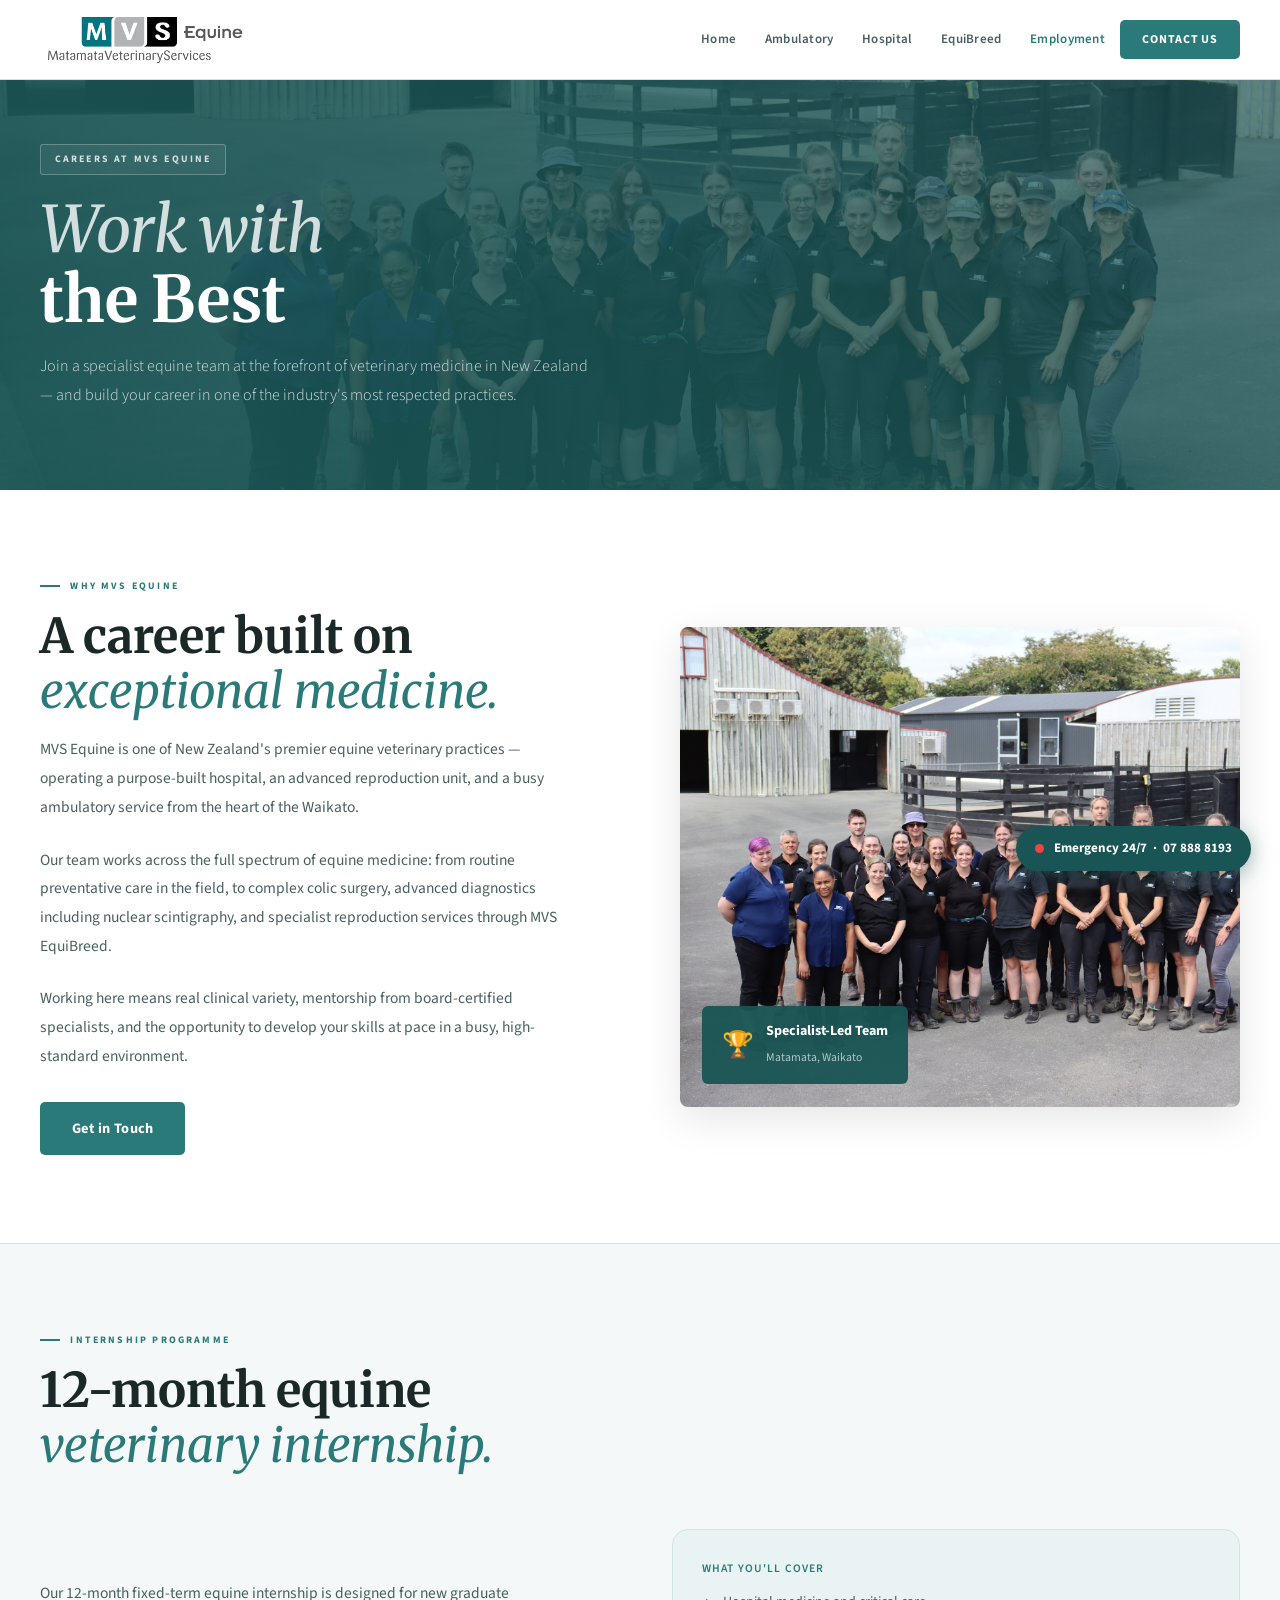
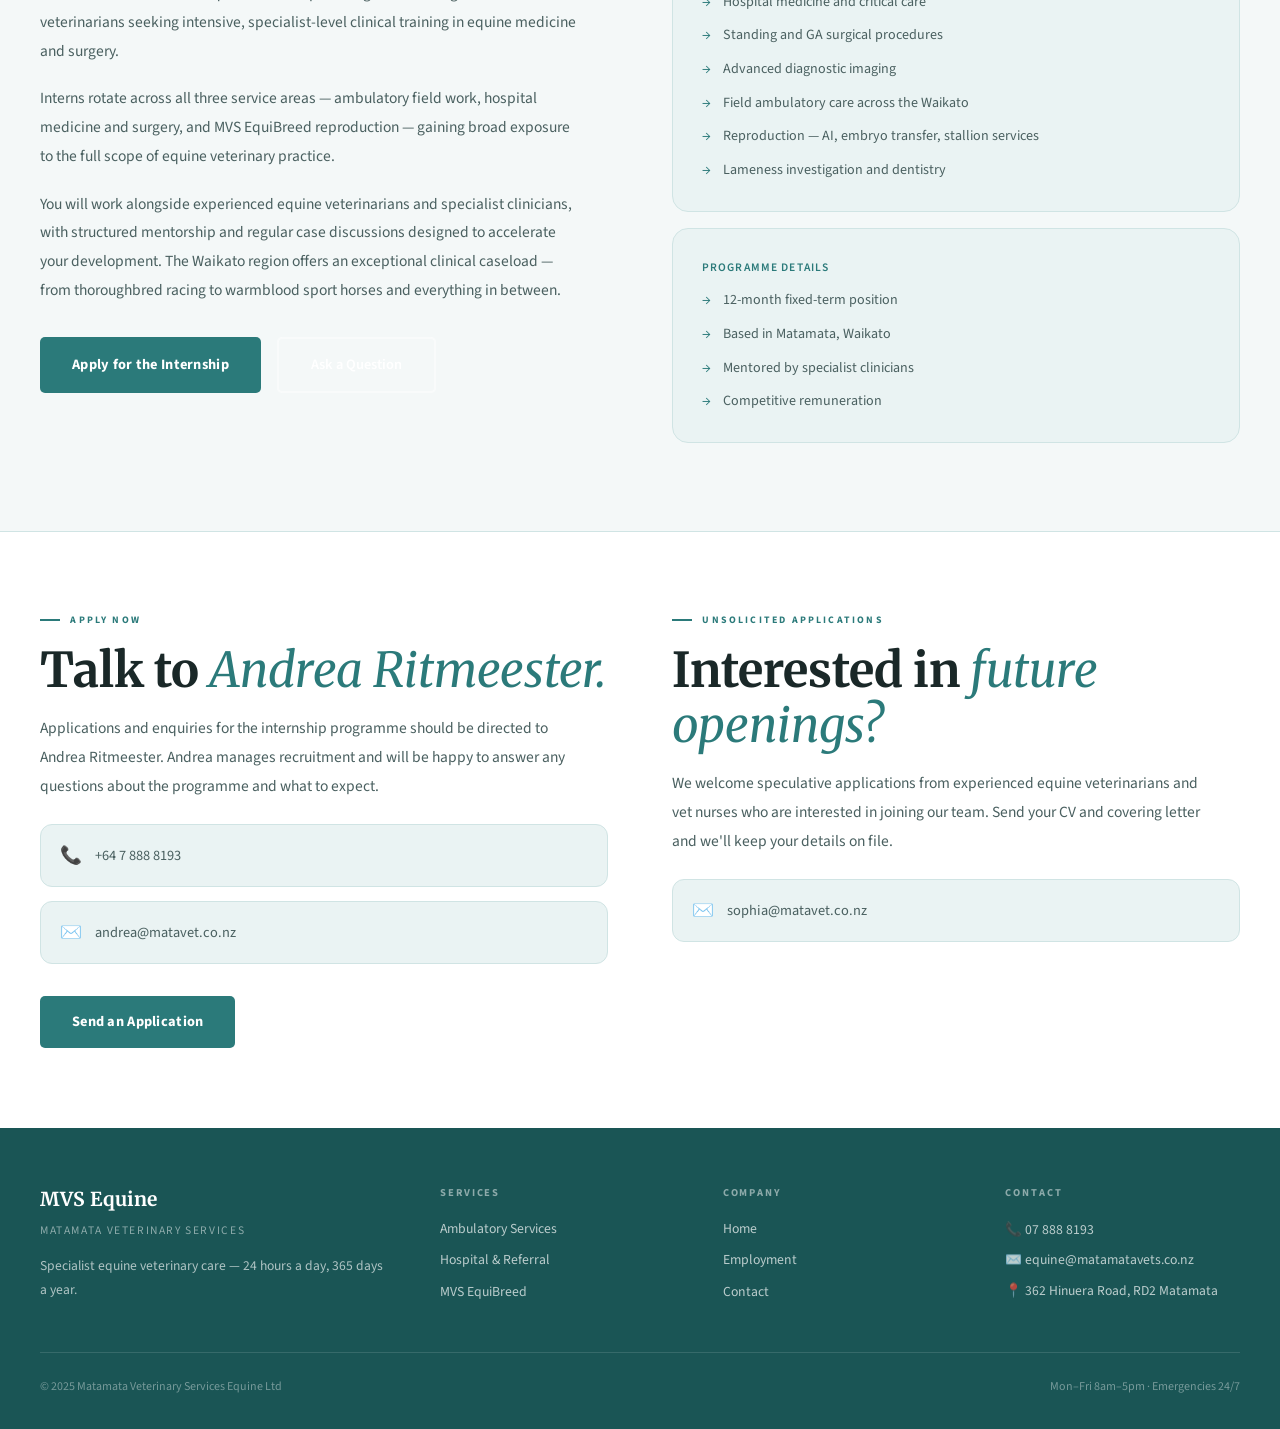
<file: employment.html>
<!DOCTYPE html>
<html lang="en">
<head>
<meta charset="UTF-8">
<link rel="icon" type="image/jpeg" href="logo-dark.jpg">
<meta name="viewport" content="width=device-width, initial-scale=1.0">
<title>Employment & Internships — MVS Equine</title>
<meta name="description" content="Join the MVS Equine team. 12-month equine internship programme and career opportunities at Matamata's premier equine veterinary facility. Contact Andrea Ritmeester.">
<link rel="preconnect" href="https://fonts.googleapis.com">
<link rel="preconnect" href="https://fonts.gstatic.com" crossorigin>
<link rel="stylesheet" href="styles.css">
</head>
<body>

<nav id="nav">
  <a href="index.html" class="nav-logo">
    <img src="logo-dark.jpg" alt="MVS Equine" class="nav-logo-img">
  </a>
  <div class="nav-links">
    <a href="index.html">Home</a>
    <a href="ambulatory.html">Ambulatory</a>
    <a href="hospital.html">Hospital</a>
    <a href="equibreed.html">EquiBreed</a>
    <a href="employment.html" class="active">Employment</a>
    <a href="contact.html" class="nav-cta">Contact Us</a>
  </div>
  <div class="hamburger" onclick="toggleMenu()" id="hamburger"><span></span><span></span><span></span></div>
</nav>
<div class="mobile-menu" id="mobileMenu">
  <a href="index.html" onclick="toggleMenu()">Home</a>
  <a href="ambulatory.html" onclick="toggleMenu()">Ambulatory Services</a>
  <a href="hospital.html" onclick="toggleMenu()">Hospital & Referral</a>
  <a href="equibreed.html" onclick="toggleMenu()">MVS EquiBreed</a>
  <a href="employment.html" onclick="toggleMenu()">Employment</a>
  <a href="contact.html" onclick="toggleMenu()">Contact Us</a>
</div>

<div class="page-hero">
  <div class="page-hero-bg" style="background-image:url('staff.jpg')"></div>
  <div class="page-hero-overlay"></div>
  <div class="page-hero-overlay2"></div>
  <div class="page-hero-content">
    <div class="hero-eyebrow">Careers at MVS Equine</div>
    <h1><em>Work with</em><br>the Best</h1>
    <p>Join a specialist equine team at the forefront of veterinary medicine in New Zealand — and build your career in one of the industry's most respected practices.</p>
  </div>
</div>

<section>
  <div class="section-inner">
    <div class="split">
      <div class="reveal">
        <p class="eyebrow">Why MVS Equine</p>
        <h2>A career built on <em>exceptional medicine.</em></h2>
        <p class="section-body" style="margin-bottom:1.5rem">MVS Equine is one of New Zealand's premier equine veterinary practices — operating a purpose-built hospital, an advanced reproduction unit, and a busy ambulatory service from the heart of the Waikato.</p>
        <p class="section-body" style="margin-bottom:1.5rem">Our team works across the full spectrum of equine medicine: from routine preventative care in the field, to complex colic surgery, advanced diagnostics including nuclear scintigraphy, and specialist reproduction services through MVS EquiBreed.</p>
        <p class="section-body" style="margin-bottom:2rem">Working here means real clinical variety, mentorship from board-certified specialists, and the opportunity to develop your skills at pace in a busy, high-standard environment.</p>
        <a href="contact.html" class="btn-primary">Get in Touch</a>
      </div>
      <div class="split-img reveal">
        <img src="staff.jpg" alt="MVS Equine veterinary team at work">
        <div class="split-img-badge">
          <div class="split-badge-icon">🏆</div>
          <div class="split-badge-text">
            <strong>Specialist-Led Team</strong>
            <span>Matamata, Waikato</span>
          </div>
        </div>
      </div>
    </div>
  </div>
</section>

<hr class="divider">

<section style="background:var(--bg2)">
  <div class="section-inner">
    <div class="reveal" style="max-width:640px;margin-bottom:3.5rem">
      <p class="eyebrow">Internship Programme</p>
      <h2>12-month equine<br><em>veterinary internship.</em></h2>
    </div>
    <div class="split" style="gap:4rem">
      <div class="reveal">
        <p class="section-body" style="margin-bottom:1.2rem">Our 12-month fixed-term equine internship is designed for new graduate veterinarians seeking intensive, specialist-level clinical training in equine medicine and surgery.</p>
        <p class="section-body" style="margin-bottom:1.2rem">Interns rotate across all three service areas — ambulatory field work, hospital medicine and surgery, and MVS EquiBreed reproduction — gaining broad exposure to the full scope of equine veterinary practice.</p>
        <p class="section-body" style="margin-bottom:2rem">You will work alongside experienced equine veterinarians and specialist clinicians, with structured mentorship and regular case discussions designed to accelerate your development. The Waikato region offers an exceptional clinical caseload — from thoroughbred racing to warmblood sport horses and everything in between.</p>
        <div style="display:flex;gap:1rem;flex-wrap:wrap">
          <a href="mailto:andrea@matavet.co.nz" class="btn-primary">Apply for the Internship</a>
          <a href="contact.html" class="btn-ghost">Ask a Question</a>
        </div>
      </div>
      <div class="reveal">
        <div style="display:flex;flex-direction:column;gap:1rem">
          <div style="background:var(--bg3);border:1px solid var(--border);border-radius:16px;padding:1.8rem">
            <div style="font-size:.72rem;font-weight:600;letter-spacing:.1em;text-transform:uppercase;color:var(--teal);margin-bottom:.8rem">What You'll Cover</div>
            <ul style="list-style:none;padding:0;margin:0;display:flex;flex-direction:column;gap:.65rem">
              <li style="font-size:.88rem;color:var(--body);display:flex;gap:.75rem;align-items:flex-start"><span style="color:var(--teal)">→</span> Hospital medicine and critical care</li>
              <li style="font-size:.88rem;color:var(--body);display:flex;gap:.75rem;align-items:flex-start"><span style="color:var(--teal)">→</span> Standing and GA surgical procedures</li>
              <li style="font-size:.88rem;color:var(--body);display:flex;gap:.75rem;align-items:flex-start"><span style="color:var(--teal)">→</span> Advanced diagnostic imaging</li>
              <li style="font-size:.88rem;color:var(--body);display:flex;gap:.75rem;align-items:flex-start"><span style="color:var(--teal)">→</span> Field ambulatory care across the Waikato</li>
              <li style="font-size:.88rem;color:var(--body);display:flex;gap:.75rem;align-items:flex-start"><span style="color:var(--teal)">→</span> Reproduction — AI, embryo transfer, stallion services</li>
              <li style="font-size:.88rem;color:var(--body);display:flex;gap:.75rem;align-items:flex-start"><span style="color:var(--teal)">→</span> Lameness investigation and dentistry</li>
            </ul>
          </div>
          <div style="background:var(--bg3);border:1px solid var(--border);border-radius:16px;padding:1.8rem">
            <div style="font-size:.72rem;font-weight:600;letter-spacing:.1em;text-transform:uppercase;color:var(--teal);margin-bottom:.8rem">Programme Details</div>
            <ul style="list-style:none;padding:0;margin:0;display:flex;flex-direction:column;gap:.65rem">
              <li style="font-size:.88rem;color:var(--body);display:flex;gap:.75rem;align-items:flex-start"><span style="color:var(--teal)">→</span> 12-month fixed-term position</li>
              <li style="font-size:.88rem;color:var(--body);display:flex;gap:.75rem;align-items:flex-start"><span style="color:var(--teal)">→</span> Based in Matamata, Waikato</li>
              <li style="font-size:.88rem;color:var(--body);display:flex;gap:.75rem;align-items:flex-start"><span style="color:var(--teal)">→</span> Mentored by specialist clinicians</li>
              <li style="font-size:.88rem;color:var(--body);display:flex;gap:.75rem;align-items:flex-start"><span style="color:var(--teal)">→</span> Competitive remuneration</li>
            </ul>
          </div>
        </div>
      </div>
    </div>
  </div>
</section>

<hr class="divider">

<section style="padding:5rem 2.5rem">
  <div class="section-inner">
    <div class="grid-2" style="gap:4rem;align-items:start">
      <div class="reveal">
        <p class="eyebrow">Apply Now</p>
        <h2>Talk to <em>Andrea Ritmeester.</em></h2>
        <p class="section-body" style="margin-bottom:1.5rem">Applications and enquiries for the internship programme should be directed to Andrea Ritmeester. Andrea manages recruitment and will be happy to answer any questions about the programme and what to expect.</p>
        <div style="display:flex;flex-direction:column;gap:.85rem;margin-bottom:2rem">
          <a href="tel:+6478888193" style="display:flex;align-items:center;gap:.8rem;font-size:.9rem;color:var(--body);text-decoration:none;background:var(--bg3);border:1px solid var(--border);border-radius:12px;padding:1rem 1.2rem;transition:border-color .2s">
            <span style="font-size:1.1rem">📞</span>
            <span>+64 7 888 8193</span>
          </a>
          <a href="mailto:andrea@matavet.co.nz" style="display:flex;align-items:center;gap:.8rem;font-size:.9rem;color:var(--body);text-decoration:none;background:var(--bg3);border:1px solid var(--border);border-radius:12px;padding:1rem 1.2rem;transition:border-color .2s">
            <span style="font-size:1.1rem">✉️</span>
            <span>andrea@matavet.co.nz</span>
          </a>
        </div>
        <a href="mailto:andrea@matavet.co.nz" class="btn-primary">Send an Application</a>
      </div>
      <div class="reveal">
        <p class="eyebrow">Unsolicited Applications</p>
        <h2>Interested in <em>future openings?</em></h2>
        <p class="section-body" style="margin-bottom:1.5rem">We welcome speculative applications from experienced equine veterinarians and vet nurses who are interested in joining our team. Send your CV and covering letter and we'll keep your details on file.</p>
        <div style="display:flex;flex-direction:column;gap:.85rem;margin-bottom:2rem">
          <a href="mailto:sophia@matavet.co.nz" style="display:flex;align-items:center;gap:.8rem;font-size:.9rem;color:var(--body);text-decoration:none;background:var(--bg3);border:1px solid var(--border);border-radius:12px;padding:1rem 1.2rem;transition:border-color .2s">
            <span style="font-size:1.1rem">✉️</span>
            <span>sophia@matavet.co.nz</span>
          </a>
        </div>
        <a href="mailto:sophia@matavet.co.nz" class="btn-ghost">Send a Speculative Application</a>
      </div>
    </div>
  </div>
</section>

<footer>
  <div class="footer-inner">
    <div class="footer-top">
      <div>
        <div class="footer-brand-name">MVS Equine</div>
        <div class="footer-brand-sub">Matamata Veterinary Services</div>
        <p class="footer-brand-desc">Specialist equine veterinary care — 24 hours a day, 365 days a year.</p>
      </div>
      <div class="footer-col">
        <div class="footer-col-title">Services</div>
        <a href="ambulatory.html">Ambulatory Services</a>
        <a href="hospital.html">Hospital & Referral</a>
        <a href="equibreed.html">MVS EquiBreed</a>
      </div>
      <div class="footer-col">
        <div class="footer-col-title">Company</div>
        <a href="index.html">Home</a>
        <a href="employment.html">Employment</a>
        <a href="contact.html">Contact</a>
      </div>
      <div class="footer-col">
        <div class="footer-col-title">Contact</div>
        <p>📞 <a href="tel:078888193">07 888 8193</a></p>
        <p>✉️ <a href="mailto:equine@matamatavets.co.nz">equine@matamatavets.co.nz</a></p>
        <p>📍 362 Hinuera Road, RD2 Matamata</p>
      </div>
    </div>
    <div class="footer-bottom">
      <span class="footer-copy">© 2025 Matamata Veterinary Services Equine Ltd</span>
      <span class="footer-copy">Mon–Fri 8am–5pm · Emergencies 24/7</span>
    </div>
  </div>
</footer>

<script>
window.addEventListener('scroll',()=>{document.getElementById('nav').classList.toggle('scrolled',window.scrollY>30)},{passive:true});
function toggleMenu(){document.getElementById('mobileMenu').classList.toggle('open')}
const obs=new IntersectionObserver(e=>{e.forEach((el,i)=>{if(el.isIntersecting){setTimeout(()=>el.target.classList.add('visible'),i*80);obs.unobserve(el.target)}})},{threshold:.1,rootMargin:'0px 0px -40px 0px'});
document.querySelectorAll('.reveal').forEach(el=>obs.observe(el));
</script>

<div class="emergency-float">
  <a href="tel:078888193"><span class="pulse-dot"></span>Emergency 24/7 &nbsp;·&nbsp; 07 888 8193</a>
</div>
</body>
</html>
</file>
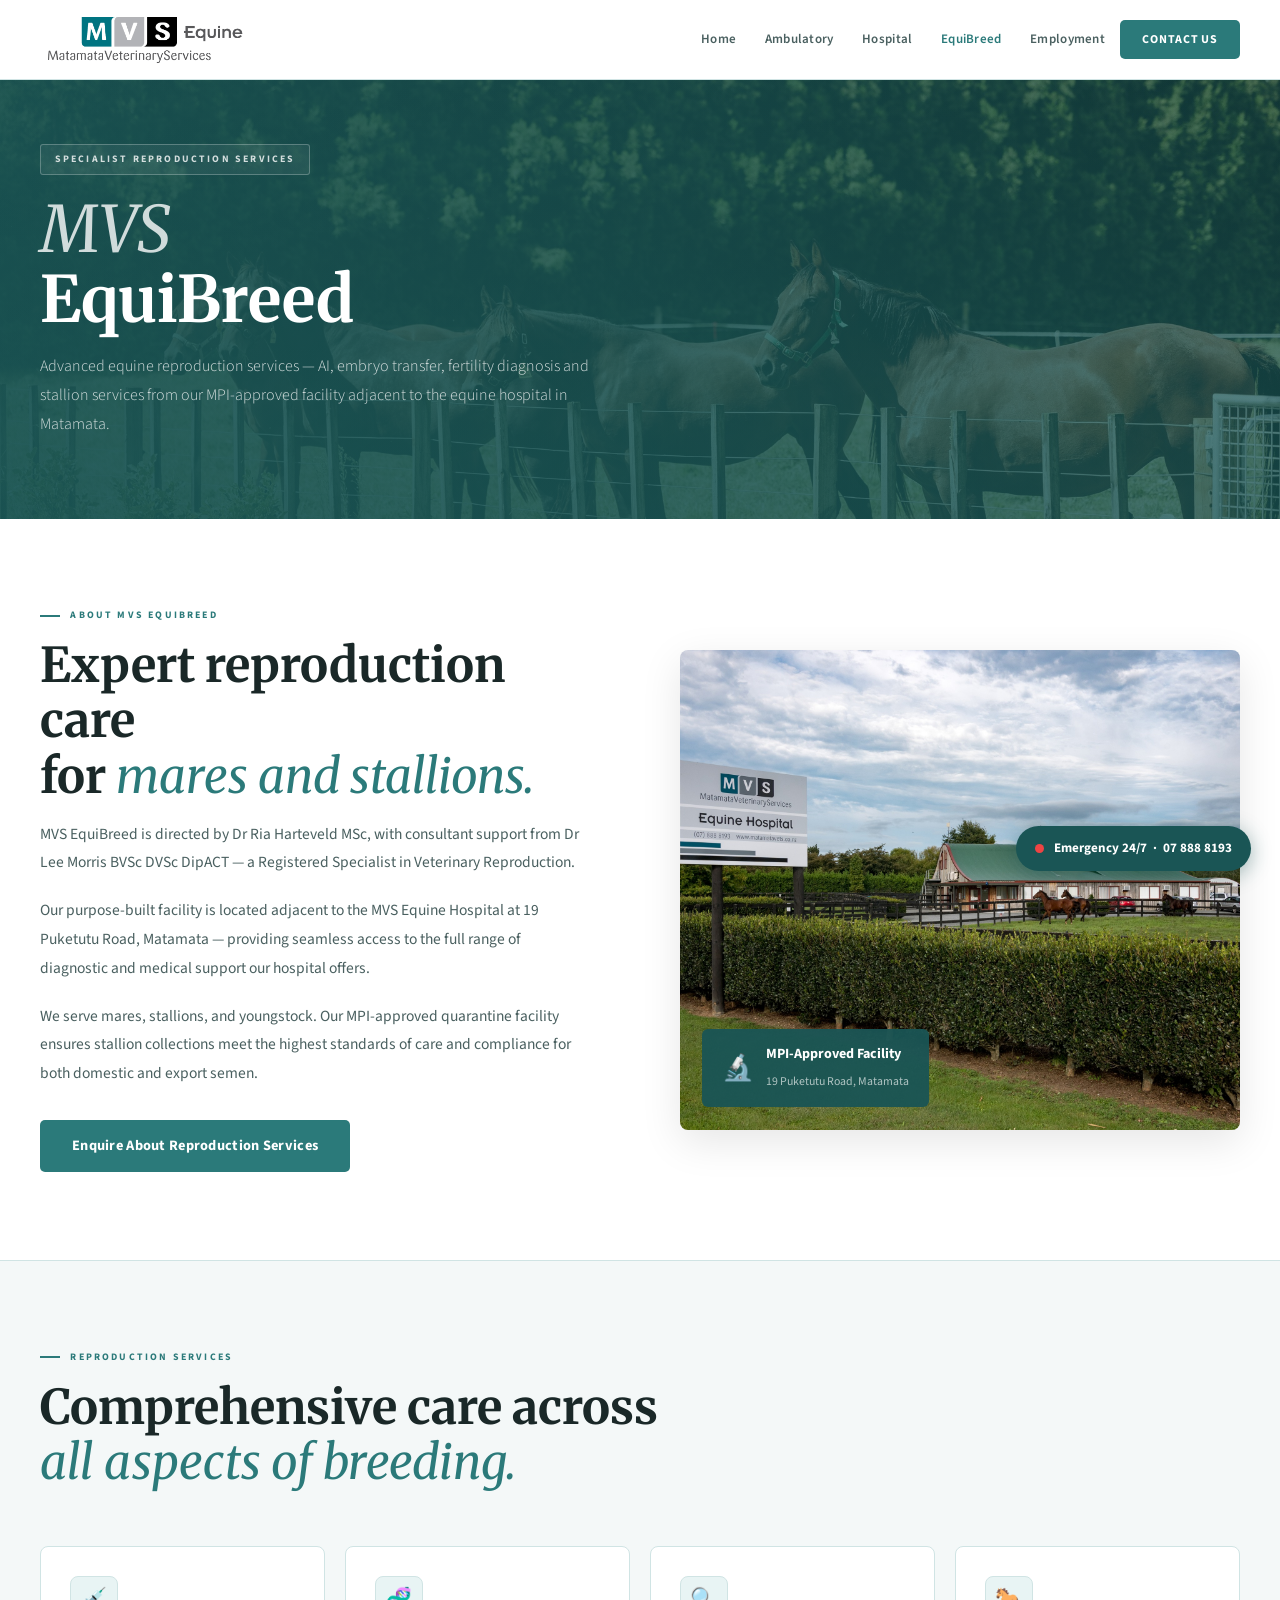
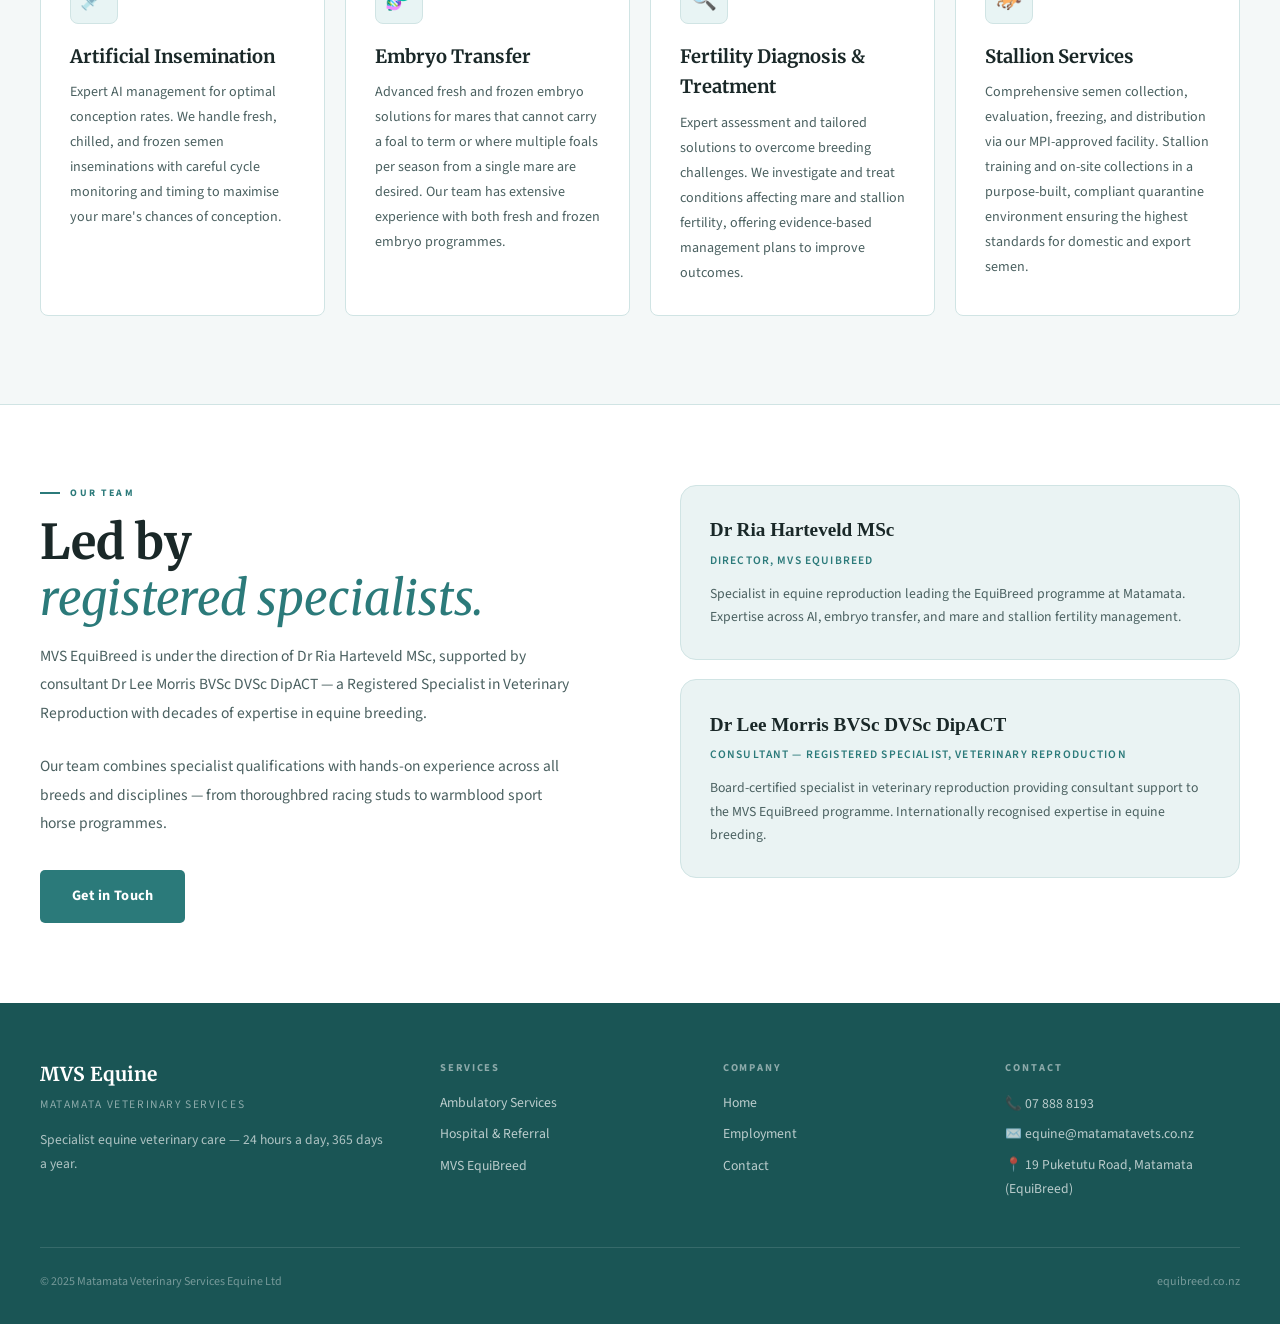
<file: equibreed.html>
<!DOCTYPE html>
<html lang="en">
<head>
<meta charset="UTF-8">
<link rel="icon" type="image/jpeg" href="logo-dark.jpg">
<meta name="viewport" content="width=device-width, initial-scale=1.0">
<title>MVS EquiBreed — Specialist Equine Reproduction Services</title>
<meta name="description" content="Specialist equine reproduction services in Matamata. AI, embryo transfer, fertility diagnosis, stallion services. MPI-approved facility. 07 888 8193.">
<link rel="preconnect" href="https://fonts.googleapis.com">
<link rel="preconnect" href="https://fonts.gstatic.com" crossorigin>
<link rel="stylesheet" href="styles.css">
</head>
<body>

<nav id="nav">
  <a href="index.html" class="nav-logo">
    <img src="logo-dark.jpg" alt="MVS Equine" class="nav-logo-img">
  </a>
  <div class="nav-links">
    <a href="index.html">Home</a>
    <a href="ambulatory.html">Ambulatory</a>
    <a href="hospital.html">Hospital</a>
    <a href="equibreed.html" class="active">EquiBreed</a>
    <a href="employment.html">Employment</a>
    <a href="contact.html" class="nav-cta">Contact Us</a>
  </div>
  <div class="hamburger" onclick="toggleMenu()" id="hamburger"><span></span><span></span><span></span></div>
</nav>
<div class="mobile-menu" id="mobileMenu">
  <a href="index.html" onclick="toggleMenu()">Home</a>
  <a href="ambulatory.html" onclick="toggleMenu()">Ambulatory Services</a>
  <a href="hospital.html" onclick="toggleMenu()">Hospital & Referral</a>
  <a href="equibreed.html" onclick="toggleMenu()">MVS EquiBreed</a>
  <a href="employment.html" onclick="toggleMenu()">Employment</a>
  <a href="contact.html" onclick="toggleMenu()">Contact Us</a>
</div>

<div class="page-hero">
  <div class="page-hero-bg" style="background-image:url('horses-hero.jpg')"></div>
  <div class="page-hero-overlay"></div>
  <div class="page-hero-overlay2"></div>
  <div class="page-hero-content">
    <div class="hero-eyebrow">Specialist Reproduction Services</div>
    <h1><em>MVS</em><br>EquiBreed</h1>
    <p>Advanced equine reproduction services — AI, embryo transfer, fertility diagnosis and stallion services from our MPI-approved facility adjacent to the equine hospital in Matamata.</p>
  </div>
</div>

<section>
  <div class="section-inner">
    <div class="split">
      <div class="reveal">
        <p class="eyebrow">About MVS EquiBreed</p>
        <h2>Expert reproduction care<br>for <em>mares and stallions.</em></h2>
        <p class="section-body" style="margin-bottom:1.2rem">MVS EquiBreed is directed by Dr Ria Harteveld MSc, with consultant support from Dr Lee Morris BVSc DVSc DipACT — a Registered Specialist in Veterinary Reproduction.</p>
        <p class="section-body" style="margin-bottom:1.2rem">Our purpose-built facility is located adjacent to the MVS Equine Hospital at 19 Puketutu Road, Matamata — providing seamless access to the full range of diagnostic and medical support our hospital offers.</p>
        <p class="section-body" style="margin-bottom:2rem">We serve mares, stallions, and youngstock. Our MPI-approved quarantine facility ensures stallion collections meet the highest standards of care and compliance for both domestic and export semen.</p>
        <a href="contact.html" class="btn-primary">Enquire About Reproduction Services</a>
      </div>
      <div class="split-img reveal">
        <img src="location.jpg" alt="MVS EquiBreed reproduction services">
        <div class="split-img-badge">
          <div class="split-badge-icon">🔬</div>
          <div class="split-badge-text">
            <strong>MPI-Approved Facility</strong>
            <span>19 Puketutu Road, Matamata</span>
          </div>
        </div>
      </div>
    </div>
  </div>
</section>

<hr class="divider">

<section style="background:var(--bg2)">
  <div class="section-inner">
    <div class="reveal" style="max-width:640px;margin-bottom:3.5rem">
      <p class="eyebrow">Reproduction Services</p>
      <h2>Comprehensive care across<br><em>all aspects of breeding.</em></h2>
    </div>
    <div style="display:grid;grid-template-columns:repeat(auto-fit,minmax(280px,1fr));gap:1.25rem">
      <div class="card reveal">
        <div class="card-icon">💉</div>
        <div class="card-title">Artificial Insemination</div>
        <p class="card-body">Expert AI management for optimal conception rates. We handle fresh, chilled, and frozen semen inseminations with careful cycle monitoring and timing to maximise your mare's chances of conception.</p>
      </div>
      <div class="card reveal">
        <div class="card-icon">🧬</div>
        <div class="card-title">Embryo Transfer</div>
        <p class="card-body">Advanced fresh and frozen embryo solutions for mares that cannot carry a foal to term or where multiple foals per season from a single mare are desired. Our team has extensive experience with both fresh and frozen embryo programmes.</p>
      </div>
      <div class="card reveal">
        <div class="card-icon">🔍</div>
        <div class="card-title">Fertility Diagnosis & Treatment</div>
        <p class="card-body">Expert assessment and tailored solutions to overcome breeding challenges. We investigate and treat conditions affecting mare and stallion fertility, offering evidence-based management plans to improve outcomes.</p>
      </div>
      <div class="card reveal">
        <div class="card-icon">🐎</div>
        <div class="card-title">Stallion Services</div>
        <p class="card-body">Comprehensive semen collection, evaluation, freezing, and distribution via our MPI-approved facility. Stallion training and on-site collections in a purpose-built, compliant quarantine environment ensuring the highest standards for domestic and export semen.</p>
      </div>
    </div>
  </div>
</section>

<hr class="divider">

<section style="padding:5rem 2.5rem">
  <div class="section-inner">
    <div class="grid-2" style="gap:5rem">
      <div class="reveal">
        <p class="eyebrow">Our Team</p>
        <h2>Led by<br><em>registered specialists.</em></h2>
        <p class="section-body" style="margin-bottom:1.5rem">MVS EquiBreed is under the direction of Dr Ria Harteveld MSc, supported by consultant Dr Lee Morris BVSc DVSc DipACT — a Registered Specialist in Veterinary Reproduction with decades of expertise in equine breeding.</p>
        <p class="section-body" style="margin-bottom:2rem">Our team combines specialist qualifications with hands-on experience across all breeds and disciplines — from thoroughbred racing studs to warmblood sport horse programmes.</p>
        <a href="contact.html" class="btn-primary">Get in Touch</a>
      </div>
      <div class="reveal" style="display:flex;flex-direction:column;gap:1.2rem" class="reveal">
        <div style="background:var(--bg3);border:1px solid var(--border);border-radius:16px;padding:1.8rem">
          <div style="font-family:'Cormorant Garamond',serif;font-size:1.2rem;font-weight:600;color:var(--text);margin-bottom:.3rem">Dr Ria Harteveld MSc</div>
          <div style="font-size:.72rem;font-weight:600;letter-spacing:.1em;text-transform:uppercase;color:var(--teal);margin-bottom:.8rem">Director, MVS EquiBreed</div>
          <p style="font-size:.86rem;color:var(--body);line-height:1.72">Specialist in equine reproduction leading the EquiBreed programme at Matamata. Expertise across AI, embryo transfer, and mare and stallion fertility management.</p>
        </div>
        <div style="background:var(--bg3);border:1px solid var(--border);border-radius:16px;padding:1.8rem">
          <div style="font-family:'Cormorant Garamond',serif;font-size:1.2rem;font-weight:600;color:var(--text);margin-bottom:.3rem">Dr Lee Morris BVSc DVSc DipACT</div>
          <div style="font-size:.72rem;font-weight:600;letter-spacing:.1em;text-transform:uppercase;color:var(--teal);margin-bottom:.8rem">Consultant — Registered Specialist, Veterinary Reproduction</div>
          <p style="font-size:.86rem;color:var(--body);line-height:1.72">Board-certified specialist in veterinary reproduction providing consultant support to the MVS EquiBreed programme. Internationally recognised expertise in equine breeding.</p>
        </div>
      </div>
    </div>
  </div>
</section>

<footer>
  <div class="footer-inner">
    <div class="footer-top">
      <div>
        <div class="footer-brand-name">MVS Equine</div>
        <div class="footer-brand-sub">Matamata Veterinary Services</div>
        <p class="footer-brand-desc">Specialist equine veterinary care — 24 hours a day, 365 days a year.</p>
      </div>
      <div class="footer-col">
        <div class="footer-col-title">Services</div>
        <a href="ambulatory.html">Ambulatory Services</a>
        <a href="hospital.html">Hospital & Referral</a>
        <a href="equibreed.html">MVS EquiBreed</a>
      </div>
      <div class="footer-col">
        <div class="footer-col-title">Company</div>
        <a href="index.html">Home</a>
        <a href="employment.html">Employment</a>
        <a href="contact.html">Contact</a>
      </div>
      <div class="footer-col">
        <div class="footer-col-title">Contact</div>
        <p>📞 <a href="tel:078888193">07 888 8193</a></p>
        <p>✉️ <a href="mailto:equine@matamatavets.co.nz">equine@matamatavets.co.nz</a></p>
        <p>📍 19 Puketutu Road, Matamata (EquiBreed)</p>
      </div>
    </div>
    <div class="footer-bottom">
      <span class="footer-copy">© 2025 Matamata Veterinary Services Equine Ltd</span>
      <span class="footer-copy">equibreed.co.nz</span>
    </div>
  </div>
</footer>

<script>
window.addEventListener('scroll',()=>{document.getElementById('nav').classList.toggle('scrolled',window.scrollY>30)},{passive:true});
function toggleMenu(){document.getElementById('mobileMenu').classList.toggle('open')}
const obs=new IntersectionObserver(e=>{e.forEach((el,i)=>{if(el.isIntersecting){setTimeout(()=>el.target.classList.add('visible'),i*80);obs.unobserve(el.target)}})},{threshold:.1,rootMargin:'0px 0px -40px 0px'});
document.querySelectorAll('.reveal').forEach(el=>obs.observe(el));
</script>

<div class="emergency-float">
  <a href="tel:078888193"><span class="pulse-dot"></span>Emergency 24/7 &nbsp;·&nbsp; 07 888 8193</a>
</div>
</body>
</html>
</file>
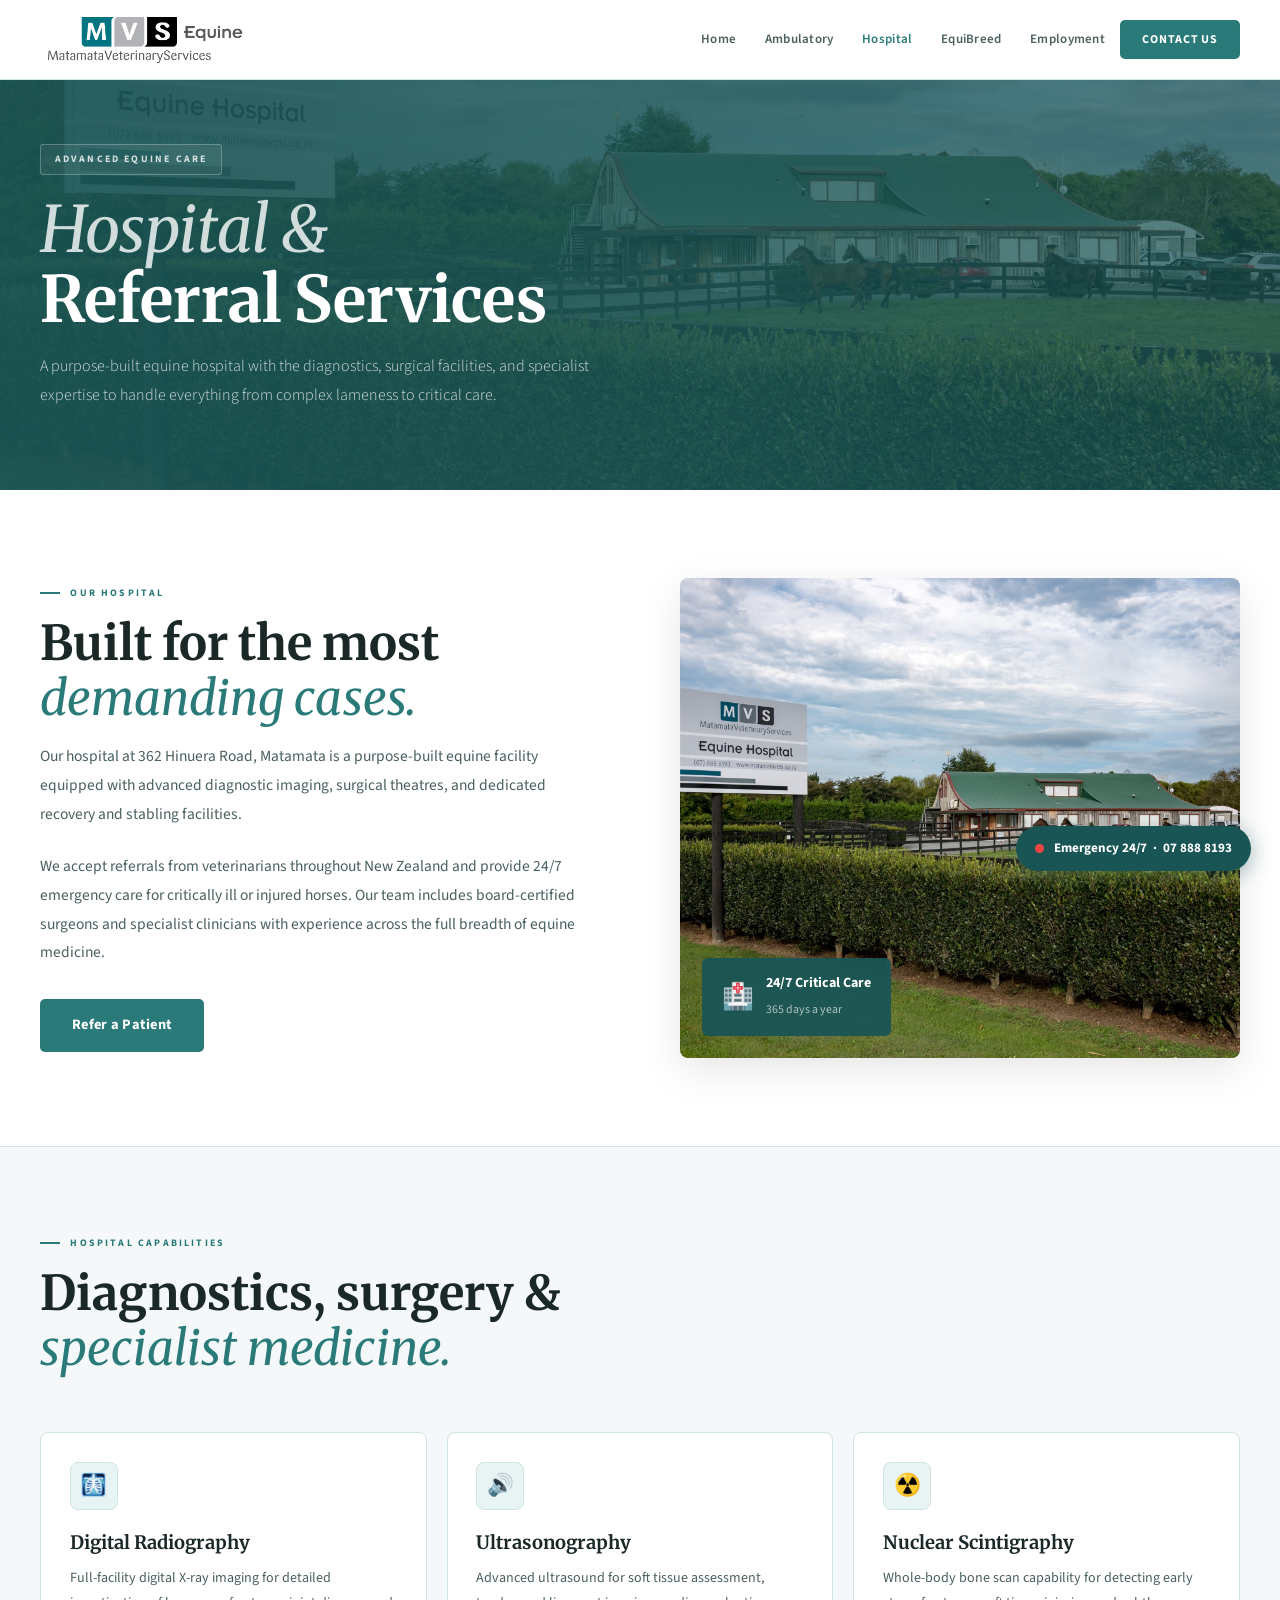
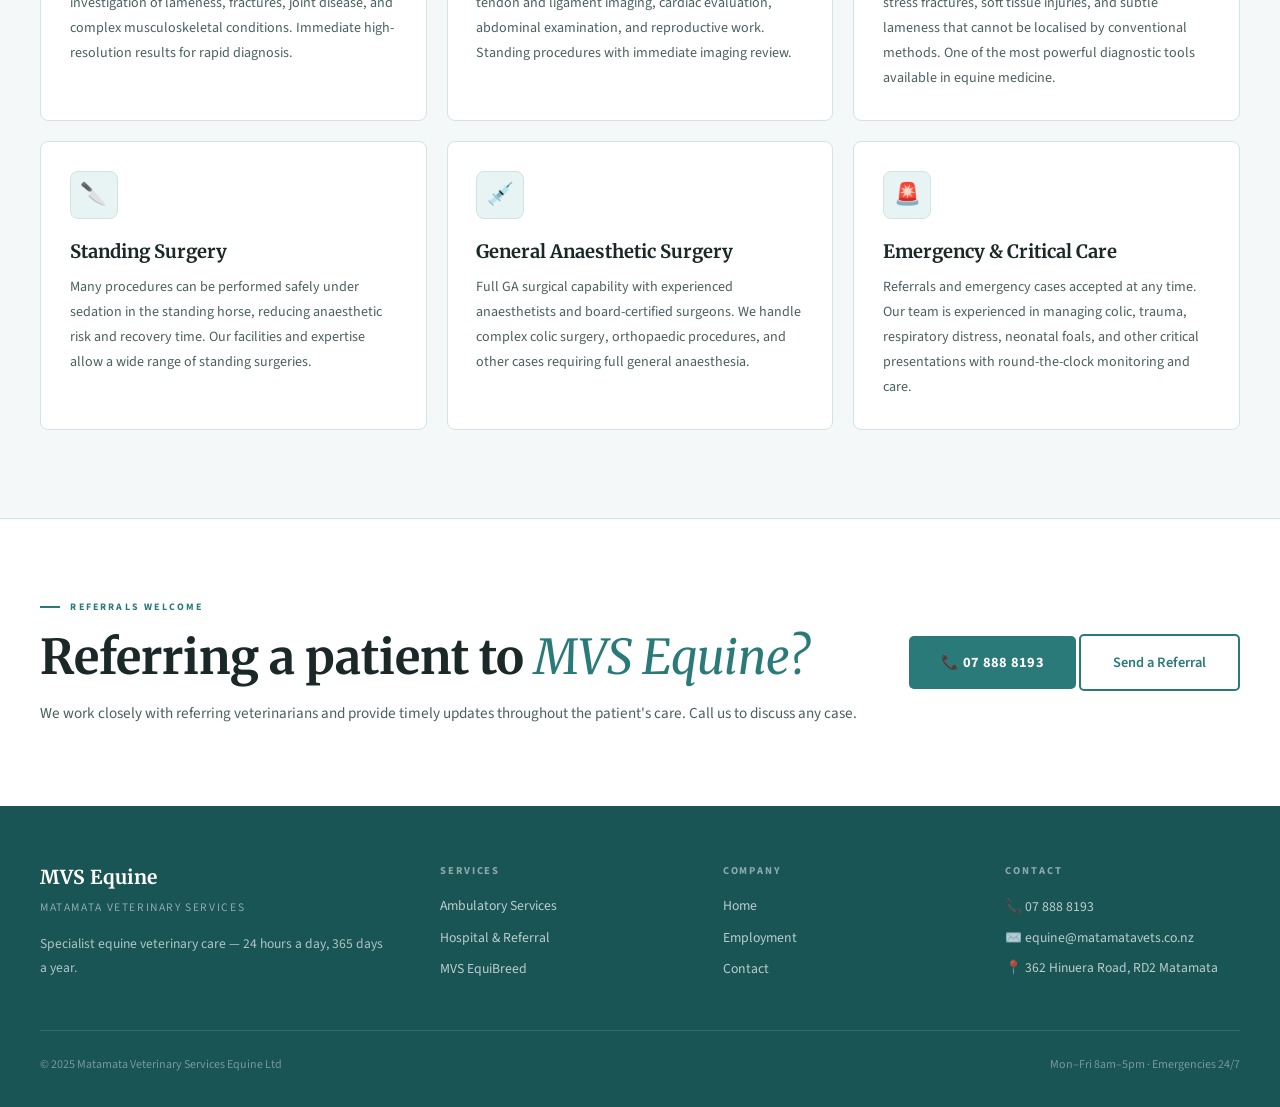
<file: hospital.html>
<!DOCTYPE html>
<html lang="en">
<head>
<meta charset="UTF-8">
<link rel="icon" type="image/jpeg" href="logo-dark.jpg">
<meta name="viewport" content="width=device-width, initial-scale=1.0">
<title>Hospital & Referral Services — MVS Equine</title>
<meta name="description" content="Purpose-built equine hospital in Matamata. Advanced diagnostics, nuclear scintigraphy, standing and GA surgery, 24/7 critical care. 07 888 8193.">
<link rel="preconnect" href="https://fonts.googleapis.com">
<link rel="preconnect" href="https://fonts.gstatic.com" crossorigin>
<link rel="stylesheet" href="styles.css">
</head>
<body>

<nav id="nav">
  <a href="index.html" class="nav-logo">
    <img src="logo-dark.jpg" alt="MVS Equine" class="nav-logo-img">
  </a>
  <div class="nav-links">
    <a href="index.html">Home</a>
    <a href="ambulatory.html">Ambulatory</a>
    <a href="hospital.html" class="active">Hospital</a>
    <a href="equibreed.html">EquiBreed</a>
    <a href="employment.html">Employment</a>
    <a href="contact.html" class="nav-cta">Contact Us</a>
  </div>
  <div class="hamburger" onclick="toggleMenu()" id="hamburger"><span></span><span></span><span></span></div>
</nav>
<div class="mobile-menu" id="mobileMenu">
  <a href="index.html" onclick="toggleMenu()">Home</a>
  <a href="ambulatory.html" onclick="toggleMenu()">Ambulatory Services</a>
  <a href="hospital.html" onclick="toggleMenu()">Hospital & Referral</a>
  <a href="equibreed.html" onclick="toggleMenu()">MVS EquiBreed</a>
  <a href="employment.html" onclick="toggleMenu()">Employment</a>
  <a href="contact.html" onclick="toggleMenu()">Contact Us</a>
</div>

<div class="page-hero">
  <div class="page-hero-bg" style="background-image:url('location.jpg')"></div>
  <div class="page-hero-overlay"></div>
  <div class="page-hero-overlay2"></div>
  <div class="page-hero-content">
    <div class="hero-eyebrow">Advanced Equine Care</div>
    <h1><em>Hospital &</em><br>Referral Services</h1>
    <p>A purpose-built equine hospital with the diagnostics, surgical facilities, and specialist expertise to handle everything from complex lameness to critical care.</p>
  </div>
</div>

<section>
  <div class="section-inner">
    <div class="split">
      <div class="reveal">
        <p class="eyebrow">Our Hospital</p>
        <h2>Built for the most <em>demanding cases.</em></h2>
        <p class="section-body" style="margin-bottom:1.5rem">Our hospital at 362 Hinuera Road, Matamata is a purpose-built equine facility equipped with advanced diagnostic imaging, surgical theatres, and dedicated recovery and stabling facilities.</p>
        <p class="section-body" style="margin-bottom:2rem">We accept referrals from veterinarians throughout New Zealand and provide 24/7 emergency care for critically ill or injured horses. Our team includes board-certified surgeons and specialist clinicians with experience across the full breadth of equine medicine.</p>
        <a href="contact.html" class="btn-primary">Refer a Patient</a>
      </div>
      <div class="split-img reveal">
        <img src="location.jpg" alt="MVS Equine hospital facilities">
        <div class="split-img-badge">
          <div class="split-badge-icon">🏥</div>
          <div class="split-badge-text">
            <strong>24/7 Critical Care</strong>
            <span>365 days a year</span>
          </div>
        </div>
      </div>
    </div>
  </div>
</section>

<hr class="divider">

<section style="background:var(--bg2)">
  <div class="section-inner">
    <div class="reveal" style="max-width:640px;margin-bottom:3.5rem">
      <p class="eyebrow">Hospital Capabilities</p>
      <h2>Diagnostics, surgery &<br><em>specialist medicine.</em></h2>
    </div>
    <div style="display:grid;grid-template-columns:repeat(auto-fit,minmax(300px,1fr));gap:1.25rem">
      <div class="card reveal">
        <div class="card-icon">🩻</div>
        <div class="card-title">Digital Radiography</div>
        <p class="card-body">Full-facility digital X-ray imaging for detailed investigation of lameness, fractures, joint disease, and complex musculoskeletal conditions. Immediate high-resolution results for rapid diagnosis.</p>
      </div>
      <div class="card reveal">
        <div class="card-icon">🔊</div>
        <div class="card-title">Ultrasonography</div>
        <p class="card-body">Advanced ultrasound for soft tissue assessment, tendon and ligament imaging, cardiac evaluation, abdominal examination, and reproductive work. Standing procedures with immediate imaging review.</p>
      </div>
      <div class="card reveal">
        <div class="card-icon">☢️</div>
        <div class="card-title">Nuclear Scintigraphy</div>
        <p class="card-body">Whole-body bone scan capability for detecting early stress fractures, soft tissue injuries, and subtle lameness that cannot be localised by conventional methods. One of the most powerful diagnostic tools available in equine medicine.</p>
      </div>
      <div class="card reveal">
        <div class="card-icon">🔪</div>
        <div class="card-title">Standing Surgery</div>
        <p class="card-body">Many procedures can be performed safely under sedation in the standing horse, reducing anaesthetic risk and recovery time. Our facilities and expertise allow a wide range of standing surgeries.</p>
      </div>
      <div class="card reveal">
        <div class="card-icon">💉</div>
        <div class="card-title">General Anaesthetic Surgery</div>
        <p class="card-body">Full GA surgical capability with experienced anaesthetists and board-certified surgeons. We handle complex colic surgery, orthopaedic procedures, and other cases requiring full general anaesthesia.</p>
      </div>
      <div class="card reveal">
        <div class="card-icon">🚨</div>
        <div class="card-title">Emergency & Critical Care</div>
        <p class="card-body">Referrals and emergency cases accepted at any time. Our team is experienced in managing colic, trauma, respiratory distress, neonatal foals, and other critical presentations with round-the-clock monitoring and care.</p>
      </div>
    </div>
  </div>
</section>

<hr class="divider">

<section style="padding:5rem 2.5rem">
  <div class="section-inner cta-grid">
    <div class="reveal">
      <p class="eyebrow">Referrals Welcome</p>
      <h2>Referring a patient to <em>MVS Equine?</em></h2>
      <p style="font-size:.95rem;color:var(--body);margin-top:.5rem">We work closely with referring veterinarians and provide timely updates throughout the patient's care. Call us to discuss any case.</p>
    </div>
    <div class="reveal" class="cta-btns">
      <a href="tel:078888193" class="btn-primary" style="justify-content:center">📞 07 888 8193</a>
      <a href="contact.html" class="btn-ghost-teal" style="justify-content:center">Send a Referral</a>
    </div>
  </div>
</section>

<footer>
  <div class="footer-inner">
    <div class="footer-top">
      <div>
        <div class="footer-brand-name">MVS Equine</div>
        <div class="footer-brand-sub">Matamata Veterinary Services</div>
        <p class="footer-brand-desc">Specialist equine veterinary care — 24 hours a day, 365 days a year.</p>
      </div>
      <div class="footer-col">
        <div class="footer-col-title">Services</div>
        <a href="ambulatory.html">Ambulatory Services</a>
        <a href="hospital.html">Hospital & Referral</a>
        <a href="equibreed.html">MVS EquiBreed</a>
      </div>
      <div class="footer-col">
        <div class="footer-col-title">Company</div>
        <a href="index.html">Home</a>
        <a href="employment.html">Employment</a>
        <a href="contact.html">Contact</a>
      </div>
      <div class="footer-col">
        <div class="footer-col-title">Contact</div>
        <p>📞 <a href="tel:078888193">07 888 8193</a></p>
        <p>✉️ <a href="mailto:equine@matamatavets.co.nz">equine@matamatavets.co.nz</a></p>
        <p>📍 362 Hinuera Road, RD2 Matamata</p>
      </div>
    </div>
    <div class="footer-bottom">
      <span class="footer-copy">© 2025 Matamata Veterinary Services Equine Ltd</span>
      <span class="footer-copy">Mon–Fri 8am–5pm · Emergencies 24/7</span>
    </div>
  </div>
</footer>

<script>
window.addEventListener('scroll',()=>{document.getElementById('nav').classList.toggle('scrolled',window.scrollY>30)},{passive:true});
function toggleMenu(){document.getElementById('mobileMenu').classList.toggle('open')}
const obs=new IntersectionObserver(e=>{e.forEach((el,i)=>{if(el.isIntersecting){setTimeout(()=>el.target.classList.add('visible'),i*80);obs.unobserve(el.target)}})},{threshold:.1,rootMargin:'0px 0px -40px 0px'});
document.querySelectorAll('.reveal').forEach(el=>obs.observe(el));
</script>

<div class="emergency-float">
  <a href="tel:078888193"><span class="pulse-dot"></span>Emergency 24/7 &nbsp;·&nbsp; 07 888 8193</a>
</div>
</body>
</html>
</file>
<file: styles.css>
@import url('https://fonts.googleapis.com/css2?family=Merriweather:ital,wght@0,400;0,700;1,400&family=Source+Sans+3:wght@300;400;500;600;700&display=swap');

:root {
  --teal:     #2B7A7A;
  --tealDk:   #1A5555;
  --tealLt:   #3A9494;
  --tealXlt:  #e8f4f4;
  --tealDim:  rgba(43,122,122,0.1);
  --bg:       #ffffff;
  --bg2:      #f4f8f8;
  --bg3:      #eaf3f3;
  --text:     #1a2828;
  --body:     #4a6060;
  --dim:      #7a9090;
  --border:   #d0e4e4;
  --borderH:  #b0d0d0;
  --white:    #ffffff;
}

*,*::before,*::after{box-sizing:border-box;margin:0;padding:0}
html{scroll-behavior:smooth}
body{font-family:'Source Sans 3',sans-serif;background:var(--bg);color:var(--text);line-height:1.65;-webkit-font-smoothing:antialiased}
img{display:block;max-width:100%}
a{color:inherit;text-decoration:none}

/* ── NAV ── */
nav{position:fixed;top:0;left:0;right:0;width:100%;z-index:100;height:80px;display:flex;align-items:center;justify-content:space-between;padding:0 2.5rem;background:var(--white);border-bottom:1px solid var(--border);transition:box-shadow .3s}
nav.scrolled{box-shadow:0 2px 16px rgba(0,0,0,.1)}
.nav-logo{display:flex;align-items:center;text-decoration:none}
.nav-logo-img{height:62px;width:auto;display:block}
.nav-links{display:flex;align-items:center;gap:.1rem}
.nav-links a{font-size:13px;font-weight:600;color:var(--body);padding:.5rem .85rem;border-radius:4px;letter-spacing:.02em;transition:color .2s,background .2s}
.nav-links a:hover,.nav-links a.active{color:var(--teal)}
.nav-cta{background:var(--teal)!important;color:var(--white)!important;padding:.6rem 1.4rem!important;border-radius:5px!important;font-weight:700!important;letter-spacing:.06em!important;text-transform:uppercase!important;font-size:12px!important;transition:background .2s,transform .15s!important}
.nav-cta:hover{background:var(--tealDk)!important;color:var(--white)!important}
.nav-cta.active{background:var(--teal)!important;color:var(--white)!important}
.hamburger{display:none;flex-direction:column;gap:5px;cursor:pointer;padding:6px;border:1px solid var(--border);border-radius:5px}
.hamburger span{display:block;width:20px;height:2px;background:var(--body);border-radius:2px}
.mobile-menu{display:none;position:fixed;top:80px;inset-x:0;background:var(--white);border-bottom:2px solid var(--teal);padding:1.2rem 2.5rem 1.8rem;z-index:99;box-shadow:0 4px 20px rgba(0,0,0,.1)}
.mobile-menu a{display:block;padding:.75rem 0;font-size:14px;color:var(--body);border-bottom:1px solid var(--border);font-weight:500}
.mobile-menu a:last-child{border:none;margin-top:.5rem;padding:.9rem 1rem;text-align:center;background:var(--teal);border-radius:5px;color:var(--white);font-weight:700;text-transform:uppercase;letter-spacing:.06em;font-size:12px}
.mobile-menu.open{display:block}

/* ── HERO (homepage) ── */
.hero{position:relative;min-height:100vh;display:flex;align-items:center;overflow:hidden}
.hero-bg{position:absolute;inset:0;background-size:cover;background-position:center}
.hero-overlay{position:absolute;inset:0;background:linear-gradient(105deg,rgba(26,85,85,.9) 0%,rgba(26,85,85,.75) 42%,rgba(26,85,85,.45) 100%)}
.hero-content{position:relative;z-index:10;max-width:1240px;margin:0 auto;padding:0 2.5rem;padding-top:80px;width:100%}
.hero-eyebrow{display:inline-flex;align-items:center;gap:.6rem;font-size:.65rem;font-weight:700;letter-spacing:.22em;text-transform:uppercase;color:rgba(255,255,255,.85);margin-bottom:1.4rem;padding:.4rem .9rem;border-radius:3px;border:1px solid rgba(255,255,255,.3);background:rgba(255,255,255,.08)}
.hero h1{font-family:'Merriweather',serif;font-size:clamp(2.8rem,6.5vw,5.2rem);font-weight:700;line-height:1.08;color:var(--white);margin-bottom:1.4rem;max-width:720px}
.hero h1 em{font-style:italic;font-weight:400;color:rgba(255,255,255,.82)}
.hero-sub{font-size:1.05rem;color:rgba(255,255,255,.8);line-height:1.82;max-width:480px;margin-bottom:2.4rem;font-weight:300}
.hero-btns{display:flex;flex-wrap:wrap;gap:.85rem;margin-bottom:3rem}
.btn-primary{display:inline-flex;align-items:center;gap:.5rem;padding:.9rem 2rem;background:var(--teal);color:var(--white);border:none;border-radius:5px;font-size:.9rem;font-weight:700;cursor:pointer;transition:background .2s,transform .15s;letter-spacing:.02em}
.btn-primary:hover{background:var(--tealDk);transform:translateY(-1px)}
.btn-ghost{display:inline-flex;align-items:center;gap:.5rem;padding:.9rem 2rem;background:transparent;border:2px solid rgba(255,255,255,.5);color:var(--white);border-radius:5px;font-size:.9rem;font-weight:600;transition:border-color .2s,background .2s}
.btn-ghost:hover{border-color:var(--white);background:rgba(255,255,255,.1)}
.btn-ghost-teal{display:inline-flex;align-items:center;gap:.5rem;padding:.9rem 2rem;background:transparent;border:2px solid var(--teal);color:var(--teal);border-radius:5px;font-size:.9rem;font-weight:600;transition:background .2s,color .2s}
.btn-ghost-teal:hover{background:var(--teal);color:var(--white)}
.hero-stats{display:flex;flex-wrap:wrap;gap:3rem}
.stat-num{font-family:'Merriweather',serif;font-size:2.2rem;font-weight:700;color:var(--white);line-height:1}
.stat-label{font-size:.68rem;color:rgba(255,255,255,.6);letter-spacing:.08em;text-transform:uppercase;margin-top:.25rem}

/* ── SECTIONS ── */
section{padding:5.5rem 2.5rem}
.section-inner{max-width:1240px;margin:0 auto}
.eyebrow{font-size:.62rem;font-weight:700;letter-spacing:.22em;text-transform:uppercase;color:var(--teal);margin-bottom:.9rem;display:flex;align-items:center;gap:.65rem}
.eyebrow::before{content:'';display:block;width:20px;height:2px;background:var(--teal);flex-shrink:0}
h2{font-family:'Merriweather',serif;font-size:clamp(1.9rem,4vw,3rem);font-weight:700;line-height:1.15;color:var(--text);margin-bottom:1rem}
h2 em{font-style:italic;font-weight:400;color:var(--teal)}
.section-body{font-size:.97rem;color:var(--body);line-height:1.85;max-width:540px}
.divider{border:none;border-top:1px solid var(--border)}

/* ── TEAL BAND (used for alternate sections) ── */
.teal-band{background:var(--teal);color:var(--white)}
.teal-band .eyebrow{color:rgba(255,255,255,.75)}
.teal-band .eyebrow::before{background:rgba(255,255,255,.5)}
.teal-band h2{color:var(--white)}
.teal-band h2 em{font-style:italic;font-weight:400;color:rgba(255,255,255,.8)}
.teal-band .section-body{color:rgba(255,255,255,.8)}
.teal-band .card{background:rgba(255,255,255,.1);border-color:rgba(255,255,255,.15)}
.teal-band .card:hover{background:rgba(255,255,255,.16);border-color:rgba(255,255,255,.3)}
.teal-band .card-title{color:var(--white)}
.teal-band .card-body{color:rgba(255,255,255,.8)}
.teal-band .card-icon{background:rgba(255,255,255,.12);border-color:rgba(255,255,255,.2)}

/* ── CARDS ── */
.card{background:var(--white);border:1px solid var(--border);border-radius:8px;padding:1.8rem;transition:border-color .2s,box-shadow .2s,transform .2s;position:relative}
.card:hover{border-color:var(--tealLt);box-shadow:0 8px 32px rgba(43,122,122,.1);transform:translateY(-3px)}
.card-icon{width:48px;height:48px;border-radius:8px;background:var(--tealXlt);border:1px solid var(--border);display:flex;align-items:center;justify-content:center;margin-bottom:1.1rem;font-size:1.35rem}
.card-title{font-family:'Merriweather',serif;font-size:1.15rem;font-weight:700;color:var(--text);margin-bottom:.5rem}
.card-body{font-size:.88rem;color:var(--body);line-height:1.78}

/* ── SPLIT LAYOUT ── */
.split{display:grid;grid-template-columns:1fr 1fr;gap:5rem;align-items:center}
.split-img{border-radius:8px;overflow:hidden;position:relative;box-shadow:0 12px 40px rgba(0,0,0,.1)}
.split-img img{width:100%;height:480px;object-fit:cover}
.split-img-badge{position:absolute;bottom:1.4rem;left:1.4rem;background:rgba(26,85,85,.95);border-radius:6px;padding:.9rem 1.2rem;display:flex;align-items:center;gap:.8rem}
.split-badge-icon{font-size:1.6rem}
.split-badge-text strong{display:block;font-size:.88rem;font-weight:700;color:var(--white)}
.split-badge-text span{font-size:.74rem;color:rgba(255,255,255,.65)}

/* ── PAGE HERO (inner pages) ── */
.page-hero{position:relative;padding:9rem 2.5rem 5rem;overflow:hidden}
.page-hero-bg{position:absolute;inset:0;background-size:cover;background-position:center}
.page-hero-overlay{position:absolute;inset:0;background:linear-gradient(105deg,rgba(26,85,85,.92) 0%,rgba(26,85,85,.78) 50%,rgba(26,85,85,.55) 100%)}
.page-hero-overlay2{position:absolute;inset:0;background:linear-gradient(180deg,transparent 0%,rgba(26,85,85,.5) 100%)}
.page-hero-content{position:relative;z-index:10;max-width:1240px;margin:0 auto}
.page-hero h1{font-family:'Merriweather',serif;font-size:clamp(2.3rem,5vw,4rem);font-weight:700;line-height:1.1;color:var(--white);margin-bottom:1.1rem}
.page-hero h1 em{font-style:italic;font-weight:400;color:rgba(255,255,255,.8)}
.page-hero p{font-size:1rem;color:rgba(255,255,255,.8);max-width:560px;line-height:1.82;font-weight:300}
.hero-eyebrow{display:inline-flex;align-items:center;font-size:.62rem;font-weight:700;letter-spacing:.22em;text-transform:uppercase;color:rgba(255,255,255,.8);margin-bottom:1.2rem;padding:.38rem .85rem;border-radius:3px;border:1px solid rgba(255,255,255,.25);background:rgba(255,255,255,.06)}

/* ── TEAM CARD ── */
.team-grid{display:grid;grid-template-columns:repeat(auto-fit,minmax(260px,1fr));gap:1.5rem;margin-top:3rem}
.team-card{background:var(--white);border:1px solid var(--border);border-radius:8px;overflow:hidden;transition:box-shadow .2s,transform .2s}
.team-card:hover{box-shadow:0 8px 28px rgba(43,122,122,.1);transform:translateY(-3px)}
.team-card-img{width:100%;height:260px;object-fit:cover;object-position:top}
.team-card-body{padding:1.4rem}
.team-card-name{font-family:'Merriweather',serif;font-size:1.1rem;font-weight:700;color:var(--text);margin-bottom:.2rem}
.team-card-title{font-size:.72rem;font-weight:700;letter-spacing:.1em;text-transform:uppercase;color:var(--teal);margin-bottom:.6rem}
.team-card-bio{font-size:.85rem;color:var(--body);line-height:1.72}

/* ── CONTACT FORM ── */
.contact-grid{display:grid;grid-template-columns:1fr 1.3fr;gap:4.5rem;align-items:start}
.contact-item{display:flex;align-items:flex-start;gap:1rem;padding:1.1rem 1.3rem;background:var(--bg2);border:1px solid var(--border);border-radius:8px;margin-bottom:.8rem}
.c-icon{width:40px;height:40px;border-radius:6px;background:var(--tealXlt);border:1px solid var(--border);display:flex;align-items:center;justify-content:center;flex-shrink:0;font-size:1.1rem}
.c-label{font-size:.66rem;font-weight:700;letter-spacing:.1em;text-transform:uppercase;color:var(--dim);margin-bottom:.2rem}
.c-val{font-size:.92rem;font-weight:500;color:var(--text)}
.c-val a{color:var(--teal);transition:color .2s}
.c-val a:hover{color:var(--tealDk)}
.form-card{background:var(--white);border:1px solid var(--border);border-radius:8px;padding:2.2rem;box-shadow:0 4px 24px rgba(0,0,0,.06)}
.form-title{font-family:'Merriweather',serif;font-size:1.5rem;font-weight:700;color:var(--text);margin-bottom:1.4rem}
.form-group{margin-bottom:1rem}
.form-group label{display:block;font-size:.67rem;font-weight:700;letter-spacing:.1em;text-transform:uppercase;color:var(--dim);margin-bottom:.4rem}
.form-group input,.form-group select,.form-group textarea{width:100%;padding:.75rem 1rem;background:var(--bg2);border:1px solid var(--border);border-radius:5px;color:var(--text);font-family:'Source Sans 3',sans-serif;font-size:.92rem;outline:none;transition:border-color .2s,box-shadow .2s}
.form-group input::placeholder,.form-group textarea::placeholder{color:var(--dim)}
.form-group input:focus,.form-group select:focus,.form-group textarea:focus{border-color:var(--teal);box-shadow:0 0 0 3px rgba(43,122,122,.1);background:var(--white)}
.form-group select{cursor:pointer;color:var(--body)}
.form-group select option{background:var(--white);color:var(--text)}
.form-group textarea{resize:vertical;min-height:120px}
.form-row{display:grid;grid-template-columns:1fr 1fr;gap:.9rem}
.form-submit{width:100%;padding:1rem;background:var(--teal);color:var(--white);border:none;border-radius:5px;font-size:.95rem;font-weight:700;cursor:pointer;font-family:'Source Sans 3',sans-serif;letter-spacing:.05em;text-transform:uppercase;transition:background .2s,transform .15s;margin-top:.4rem}
.form-submit:hover{background:var(--tealDk);transform:translateY(-1px)}
.form-submit:disabled{opacity:.6;transform:none;cursor:not-allowed}
.form-note{font-size:.72rem;color:var(--dim);margin-top:.7rem;text-align:center}
.form-success{display:none;text-align:center;padding:2.5rem 1rem}
.form-success h3{font-family:'Merriweather',serif;font-size:1.6rem;font-weight:700;color:var(--text);margin-bottom:.5rem}
.form-success p{font-size:.9rem;color:var(--body)}

/* ── FOOTER ── */
footer{background:var(--tealDk);padding:3.5rem 2.5rem 2rem}
.footer-inner{max-width:1240px;margin:0 auto}
.footer-top{display:grid;grid-template-columns:1.5fr 1fr 1fr 1fr;gap:3rem;margin-bottom:2.5rem}
.footer-brand-name{font-family:'Merriweather',serif;font-size:1.2rem;font-weight:700;color:var(--white);margin-bottom:.3rem}
.footer-brand-sub{font-size:.72rem;color:rgba(255,255,255,.5);letter-spacing:.14em;text-transform:uppercase;margin-bottom:.9rem}
.footer-brand-desc{font-size:.85rem;color:rgba(255,255,255,.65);line-height:1.75}
.footer-col-title{font-size:.66rem;font-weight:700;letter-spacing:.18em;text-transform:uppercase;color:rgba(255,255,255,.5);margin-bottom:1rem}
.footer-col a{display:block;font-size:.86rem;color:rgba(255,255,255,.7);margin-bottom:.55rem;transition:color .2s}
.footer-col a:hover{color:var(--white)}
.footer-col p{font-size:.85rem;color:rgba(255,255,255,.7);line-height:1.75;margin-bottom:.4rem}
.footer-col p a{display:inline;color:rgba(255,255,255,.7)}
.footer-col p a:hover{color:var(--white)}
.footer-bottom{border-top:1px solid rgba(255,255,255,.12);padding-top:1.5rem;display:flex;align-items:center;justify-content:space-between;flex-wrap:wrap;gap:1rem}
.footer-copy{font-size:.75rem;color:rgba(255,255,255,.4)}

/* ── ANIMATIONS ── */
.reveal{opacity:0;transform:translateY(22px);transition:opacity .6s ease,transform .6s ease}
.reveal.visible{opacity:1;transform:none}

/* ── TESTIMONIALS ── */
.review-card{background:var(--white);border:1px solid var(--border);border-radius:8px;padding:1.8rem;position:relative}
.review-stars{color:#f59e0b;font-size:1rem;letter-spacing:.05em;margin-bottom:.9rem}
.review-text{font-size:.93rem;color:var(--body);line-height:1.82;margin-bottom:1.2rem;font-style:italic}
.review-author{font-size:.85rem;font-weight:700;color:var(--text)}
.review-role{font-size:.76rem;color:var(--dim);margin-top:.15rem}
.review-google{position:absolute;top:1.4rem;right:1.4rem;width:20px;height:20px;opacity:.4}

/* ── MAP ── */
.map-wrap{border-radius:8px;overflow:hidden;border:1px solid var(--border);box-shadow:0 4px 20px rgba(0,0,0,.07)}
.map-tabs{display:flex;gap:0;margin-bottom:1.2rem;border:1px solid var(--border);border-radius:6px;overflow:hidden;width:fit-content}
.map-tab{padding:.5rem 1.2rem;font-size:.8rem;font-weight:600;cursor:pointer;background:var(--bg2);color:var(--body);border:none;transition:background .2s,color .2s;font-family:'Source Sans 3',sans-serif}
.map-tab.active{background:var(--teal);color:var(--white)}
.map-frame{display:none;width:100%;height:380px;border:0}
.map-frame.active{display:block}

/* ── FLOATING EMERGENCY BUTTON ── */
.emergency-float{position:fixed;bottom:1.8rem;right:1.8rem;z-index:999;display:flex;flex-direction:column;align-items:flex-end;gap:.5rem}
.emergency-float a{display:flex;align-items:center;gap:.6rem;background:var(--tealDk);color:var(--white);padding:.75rem 1.2rem;border-radius:50px;font-size:.82rem;font-weight:700;text-decoration:none;box-shadow:0 4px 20px rgba(26,85,85,.4);transition:background .2s,transform .15s;white-space:nowrap}
.emergency-float a:hover{background:#0f3a3a;transform:translateY(-2px)}
.emergency-float .pulse-dot{width:9px;height:9px;border-radius:50%;background:#ef4444;flex-shrink:0;animation:emergPulse 1.8s ease-in-out infinite}
@keyframes emergPulse{0%,100%{opacity:1;transform:scale(1)}50%{opacity:.5;transform:scale(.75)}}

/* ── LAYOUT UTILITY CLASSES (responsive) ── */
.grid-2{display:grid;grid-template-columns:1fr 1fr}
.cta-grid{display:grid;grid-template-columns:1fr auto;gap:3rem;align-items:center}
.cta-btns{display:flex;flex-direction:column;gap:1rem;min-width:200px}

/* ── RESPONSIVE ── */
@media(max-width:1024px){
  .split{grid-template-columns:1fr;gap:3rem}
  .split-img{order:-1}
  .contact-grid{grid-template-columns:1fr}
  .footer-top{grid-template-columns:1fr 1fr}
  .grid-2{grid-template-columns:1fr;gap:3rem}
  .split-img img{height:360px}
}

@media(max-width:768px){
  .cta-grid{grid-template-columns:1fr;gap:1.5rem}
  .cta-btns{min-width:unset;flex-direction:row;flex-wrap:wrap}
  .cta-btns a{flex:1;justify-content:center;text-align:center}
  .map-frame{height:300px}
  .map-tabs{width:100%}
  .map-tab{flex:1;text-align:center}
}

@media(max-width:680px){
  /* Nav */
  nav{padding:0 1rem;height:68px}
  .nav-links{display:none}
  .hamburger{display:flex}
  .mobile-menu{top:68px}
  .nav-logo-img{height:46px}

  /* Hero */
  .hero{min-height:100svh}
  .hero-content{padding:0 1.25rem;padding-top:68px}
  .hero h1{font-size:2.3rem;line-height:1.1}
  .hero-sub{font-size:.95rem}
  .hero-btns{flex-direction:column;align-items:flex-start;gap:.75rem}
  .hero-btns a{width:100%;justify-content:center}
  .hero-stats{gap:2rem}
  .stat-num{font-size:1.8rem}

  /* Sections */
  section{padding:3.5rem 1.25rem}
  .page-hero{padding:6rem 1.25rem 3rem}
  .page-hero h1{font-size:2rem}
  .page-hero p{font-size:.92rem}

  /* Typography */
  h2{font-size:1.75rem}
  .section-body{font-size:.92rem}

  /* Cards */
  .card{padding:1.4rem}

  /* Split */
  .split{gap:2rem}
  .split-img img{height:260px}
  .split-img-badge{display:none}

  /* Testimonials */
  .review-card{padding:1.4rem}

  /* Map */
  .map-frame{height:260px}

  /* Floating button */
  .emergency-float{bottom:1rem;right:1rem}
  .emergency-float a{font-size:.75rem;padding:.65rem .95rem}

  /* Footer */
  .footer-top{grid-template-columns:1fr;gap:2rem}
  footer{padding:2.5rem 1.25rem 1.5rem}
  .footer-bottom{flex-direction:column;align-items:flex-start;gap:.4rem}

  /* CTA grid */
  .cta-grid{grid-template-columns:1fr}
  .cta-btns{flex-direction:column;min-width:unset}
  .cta-btns a{width:100%;justify-content:center}

  /* Grid 2 col → 1 col */
  .grid-2{grid-template-columns:1fr;gap:2.5rem}

  /* Form rows */
  .form-row{grid-template-columns:1fr}
  .cf-row{grid-template-columns:1fr}
}

@media(max-width:400px){
  .hero h1{font-size:2rem}
  .nav-logo-img{height:38px}
}
</file>
